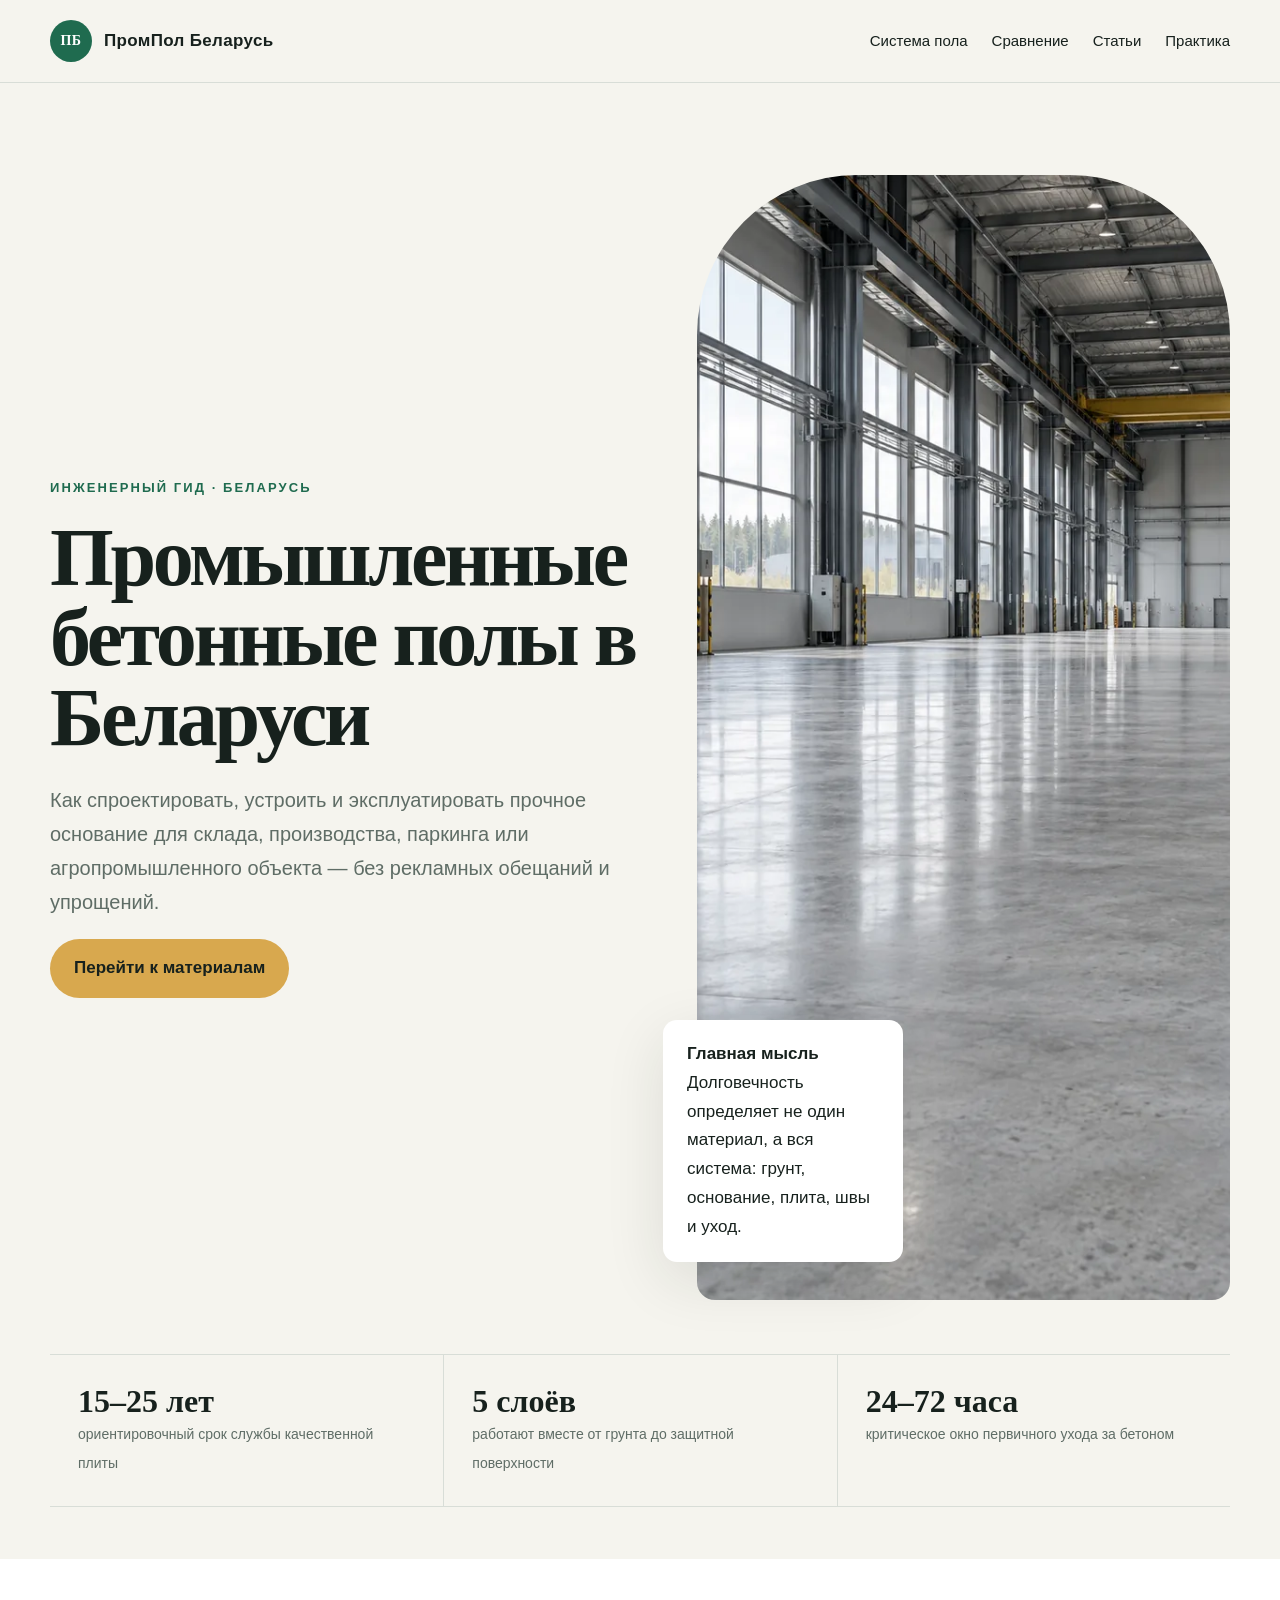
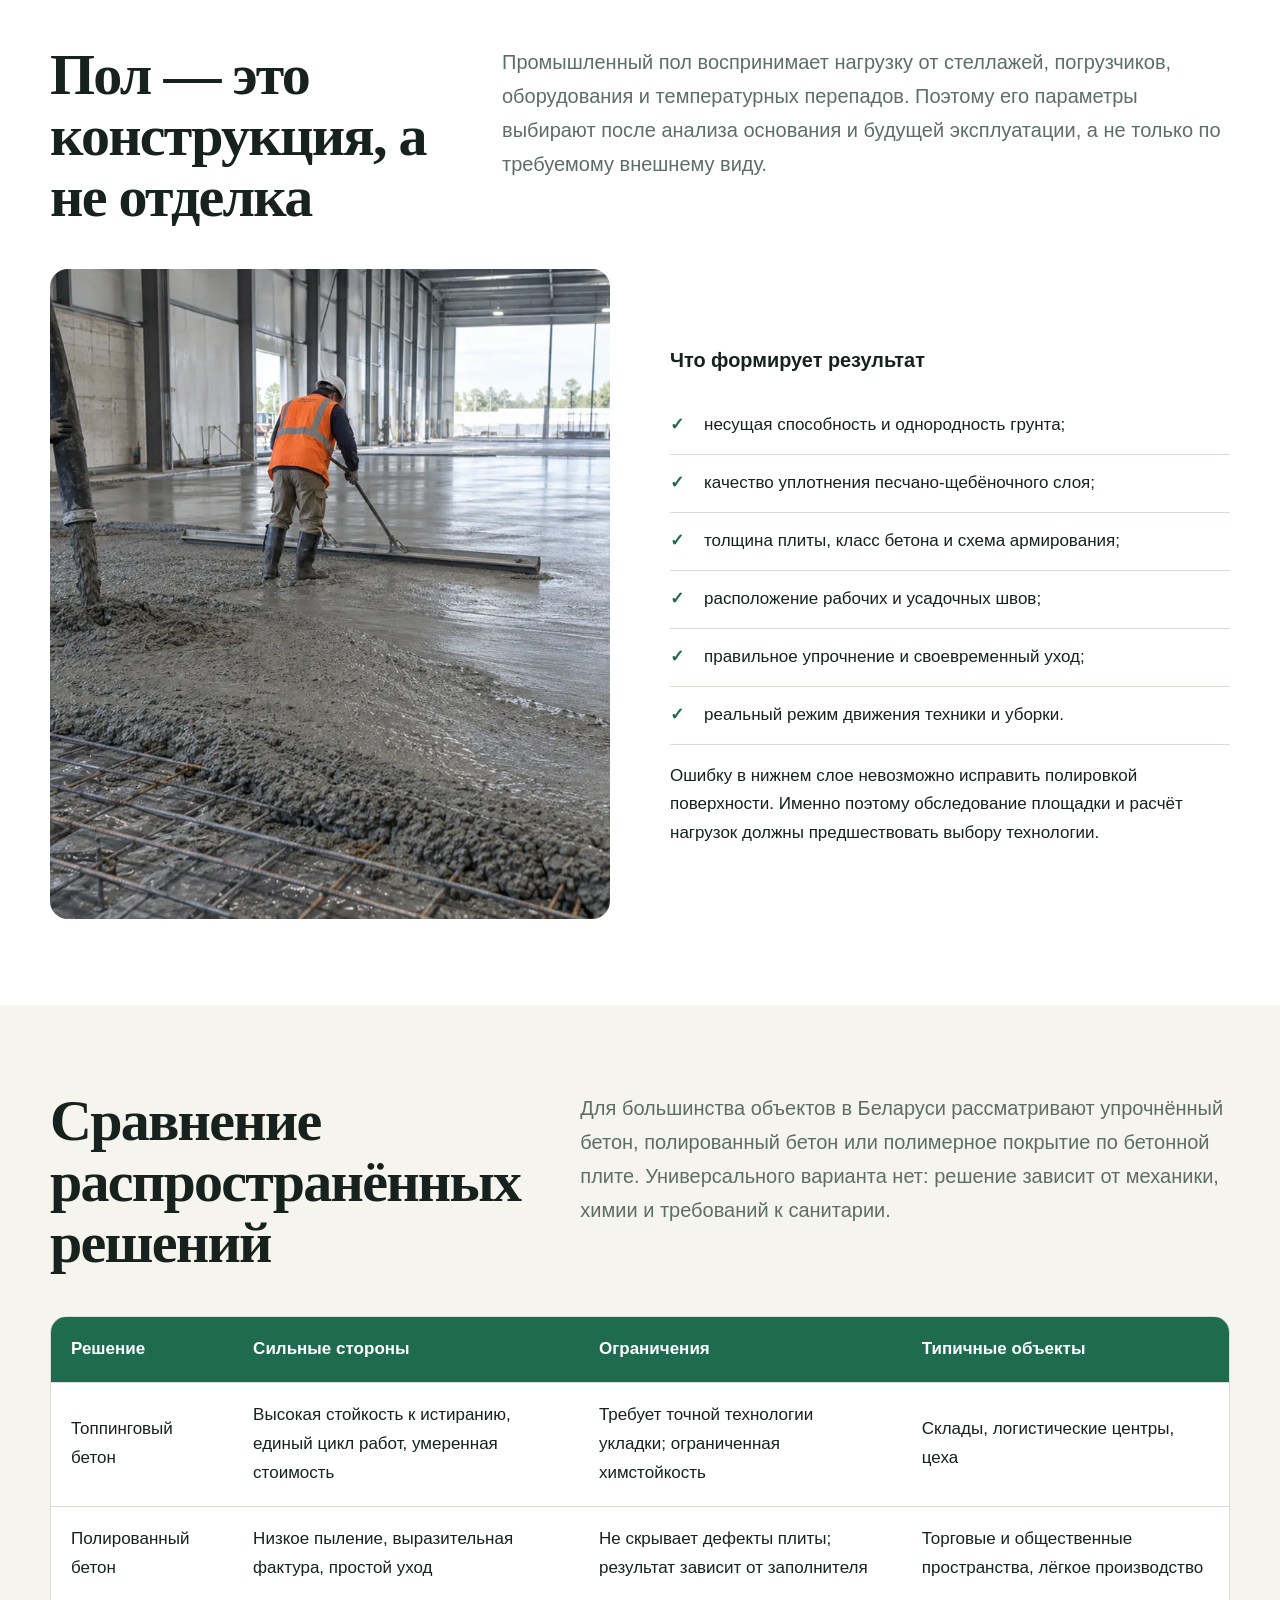
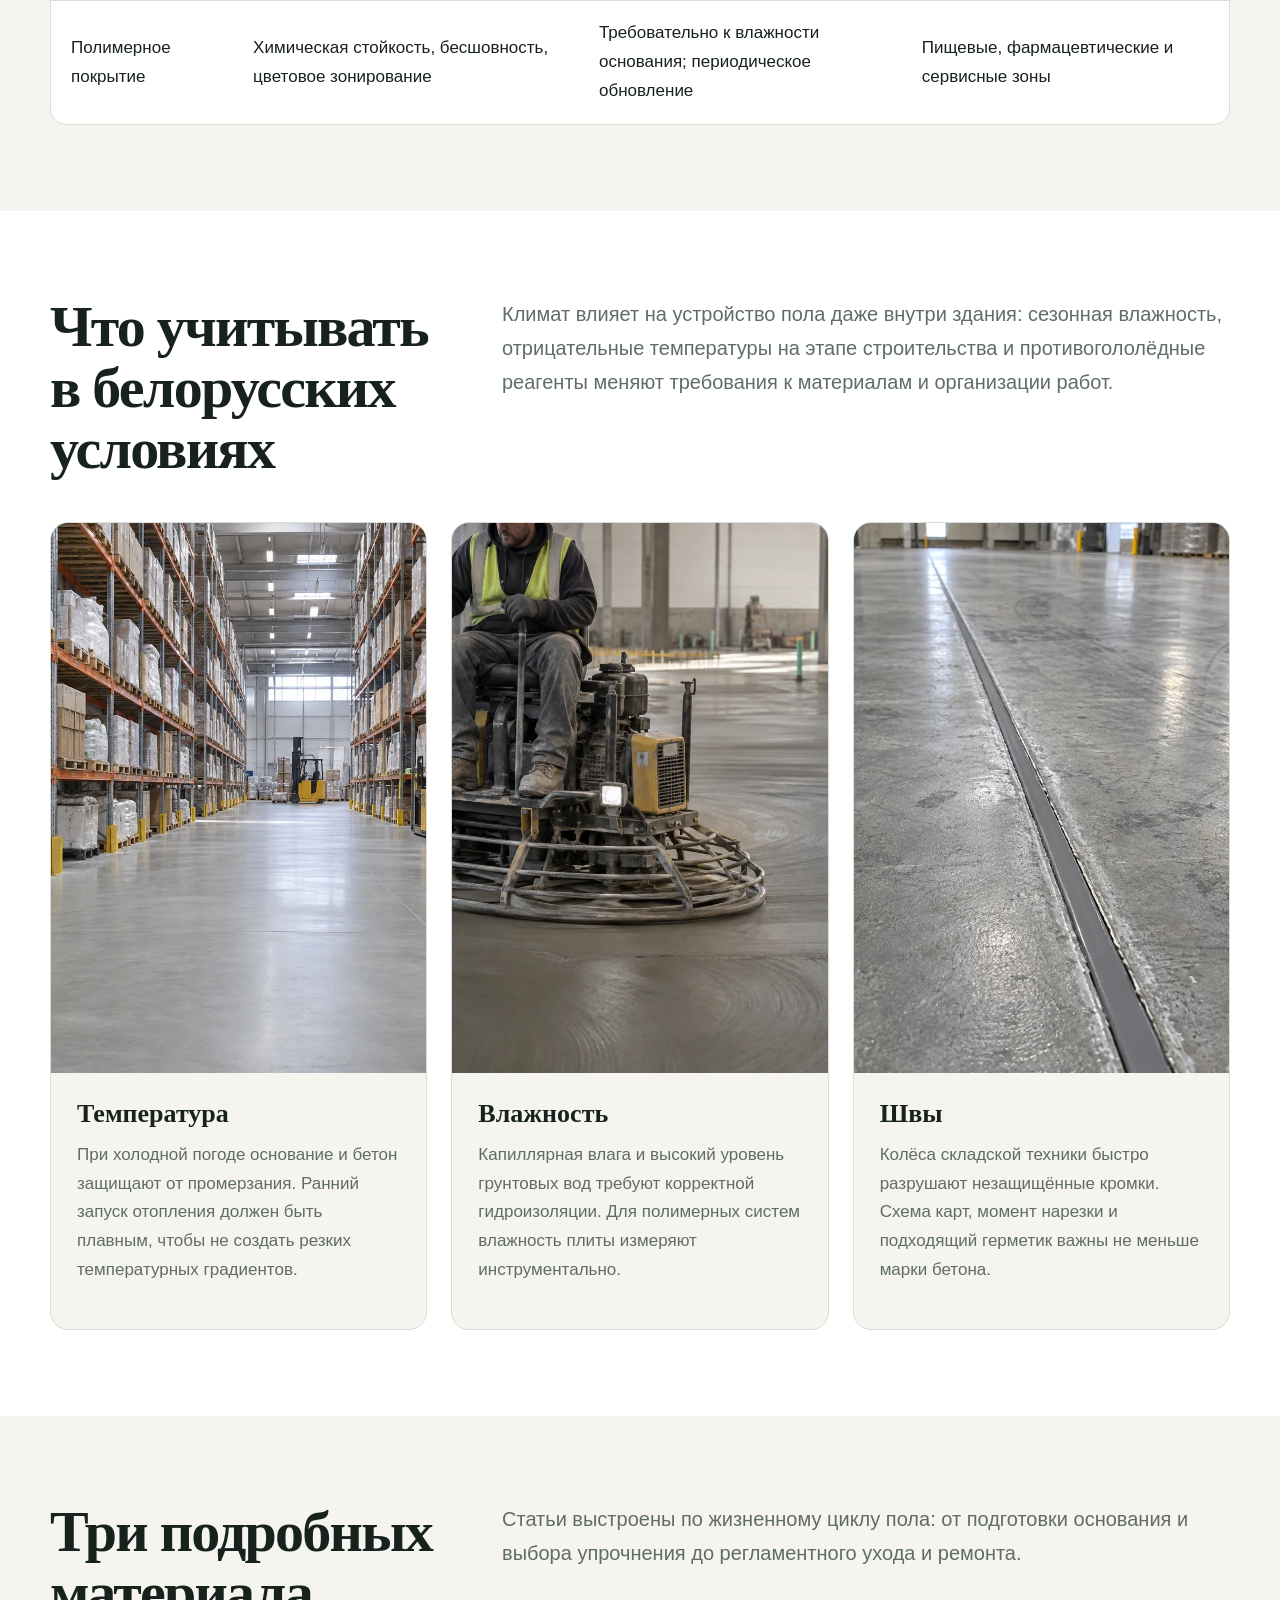
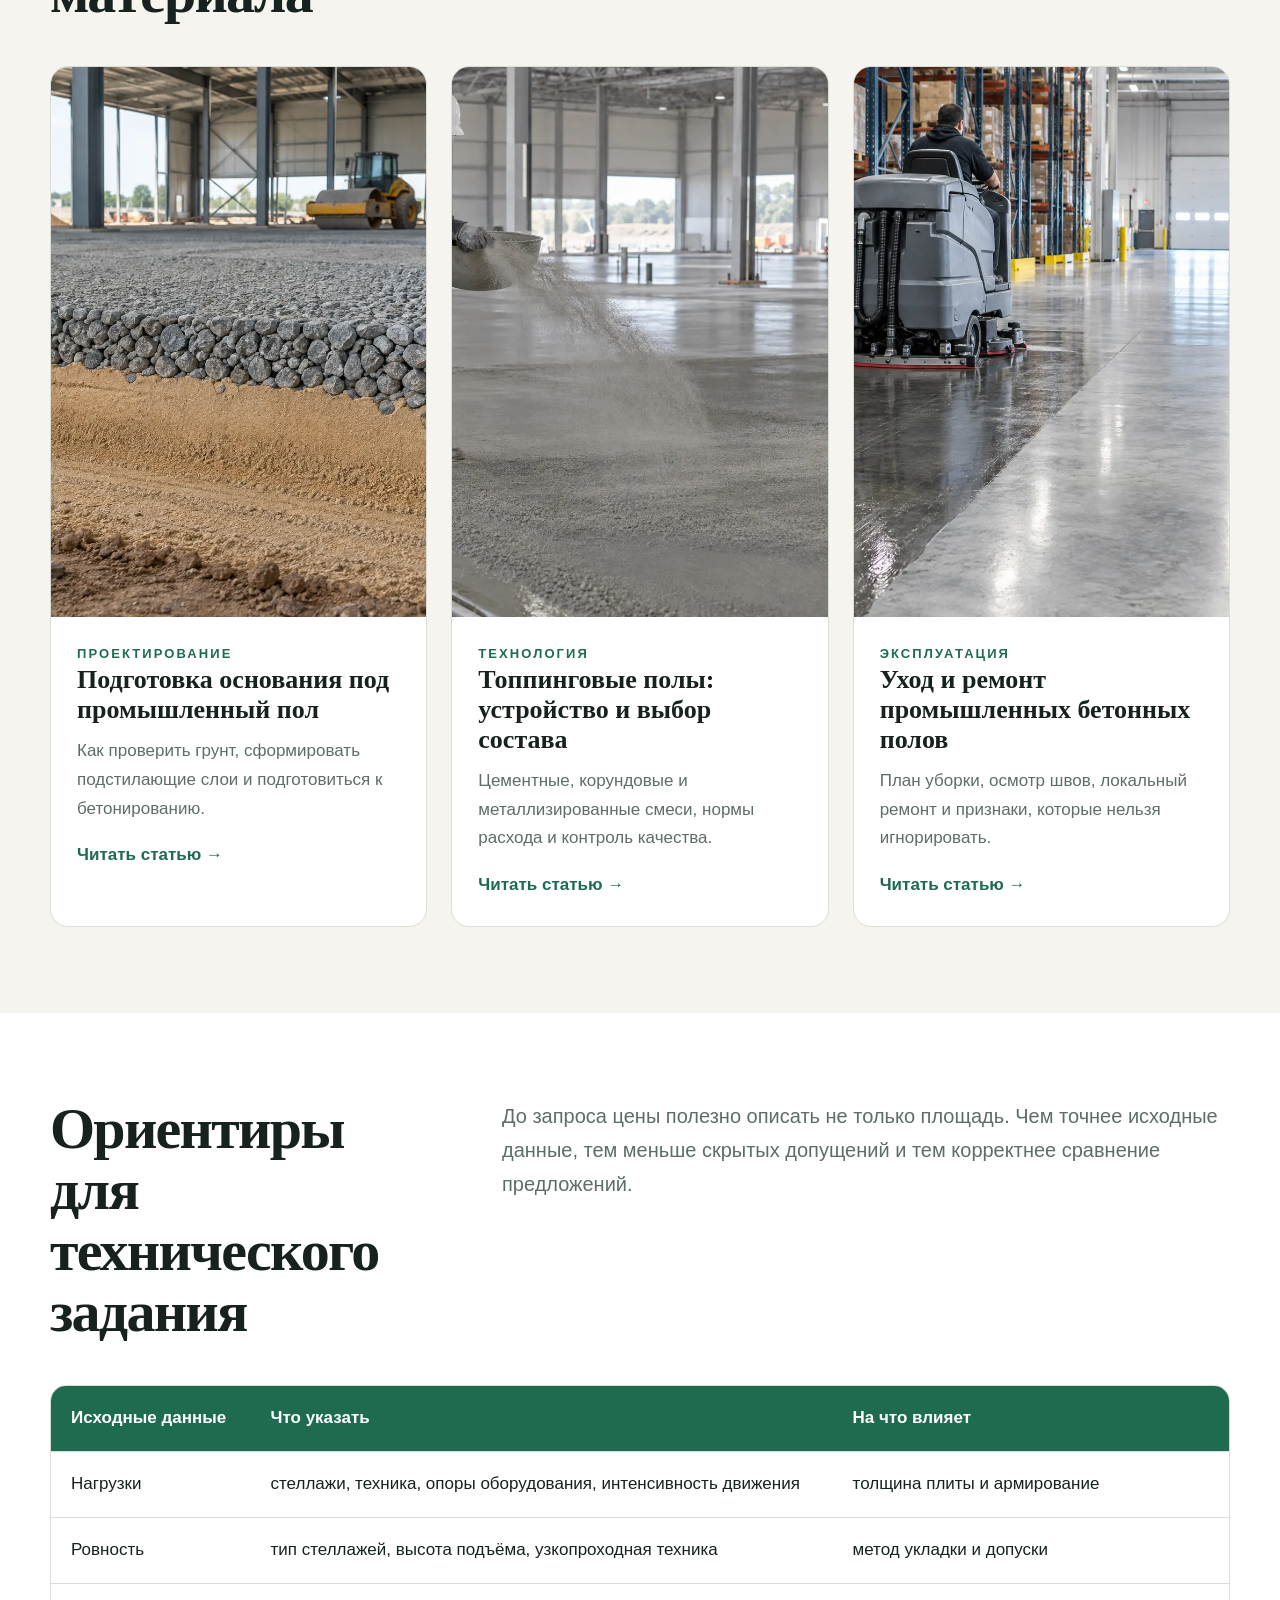
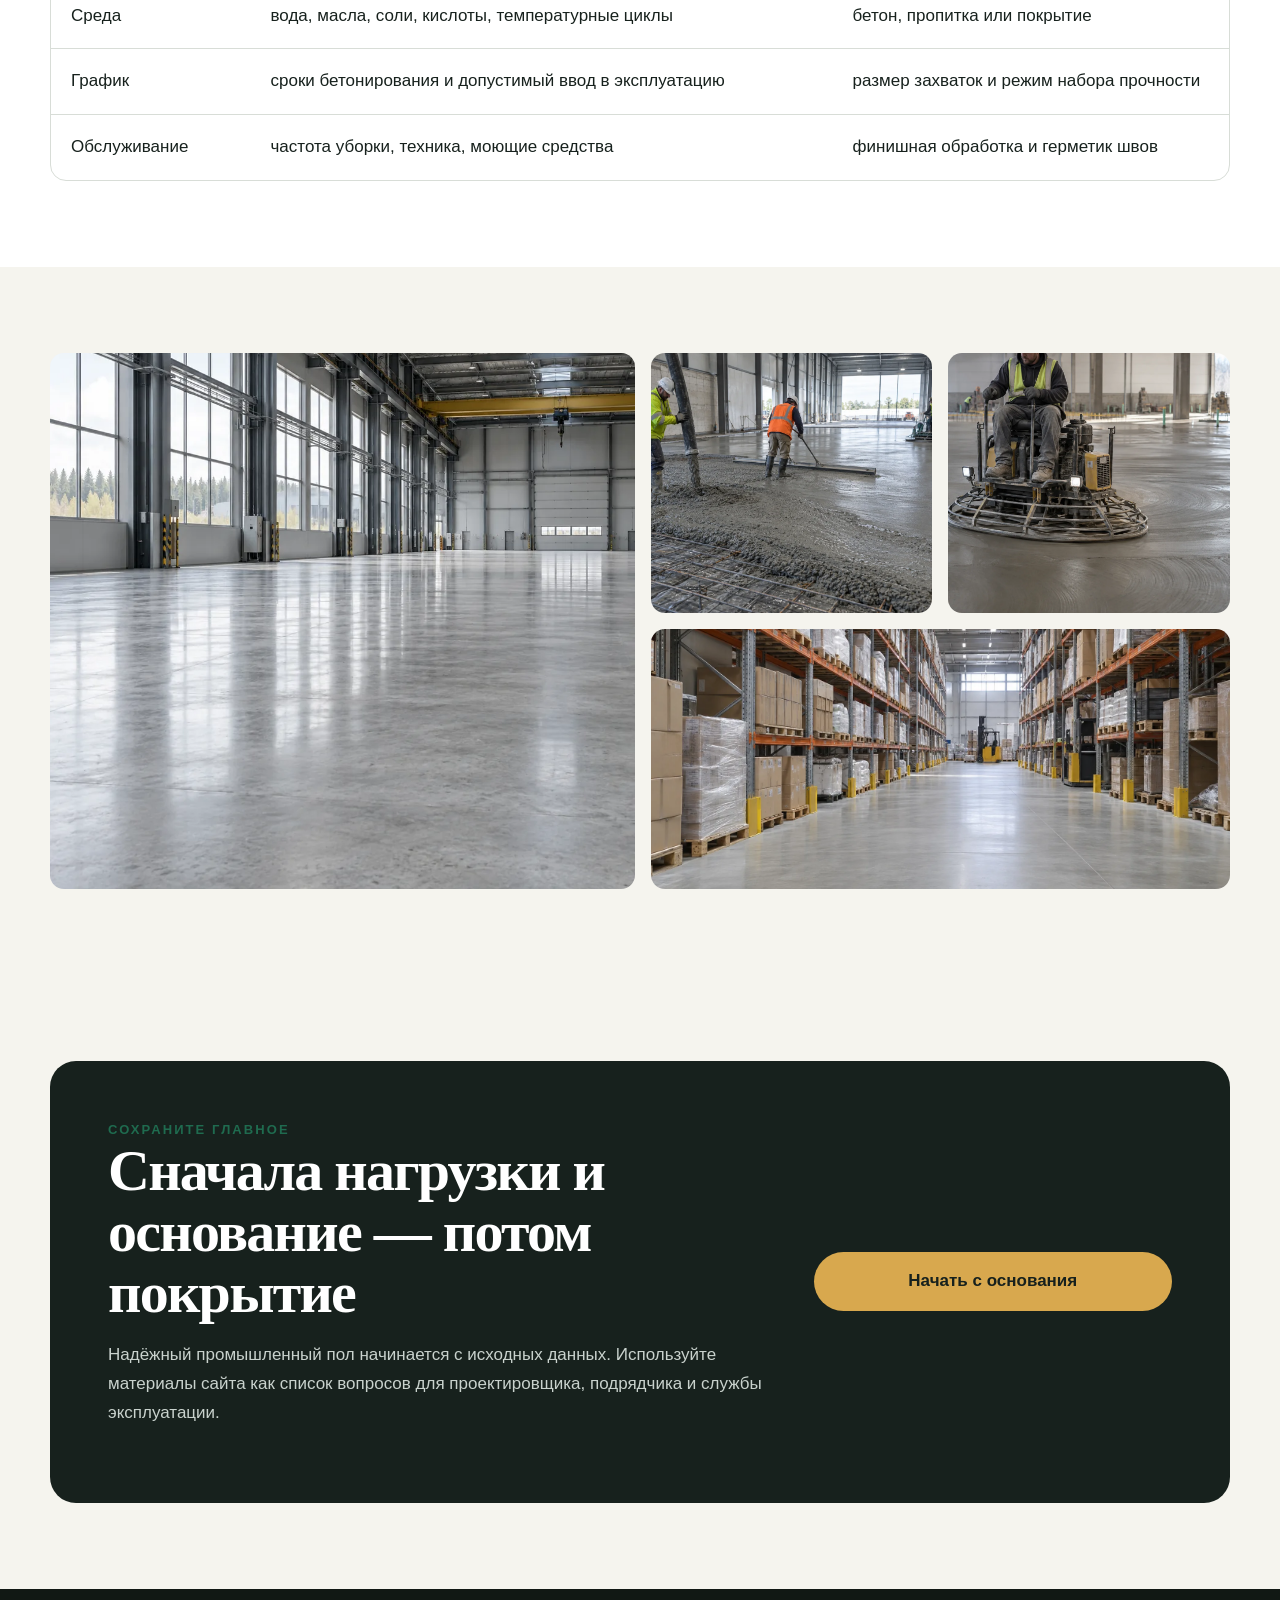
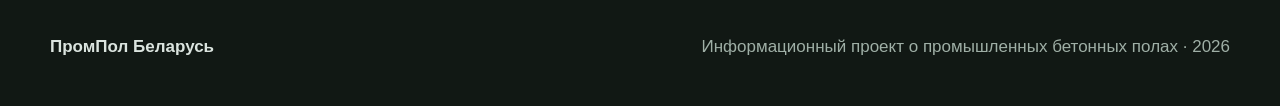
<file: index.html>
<!doctype html><html lang="ru"><head><meta charset="utf-8"><meta name="viewport" content="width=device-width,initial-scale=1"><title>Промышленные бетонные полы в Беларуси — устройство и эксплуатация</title><meta name="description" content="Практический информационный сайт о промышленных бетонных полах в Беларуси: устройство, топпинг, подготовка основания, швы, уход и ремонт."><link rel="canonical" href="https://prompolybelarus.com/"><link rel="icon" href="/assets/favicon.svg"><link rel="stylesheet" href="/assets/style.css"><link rel="stylesheet" href="/assets/mobile.css"><meta property="og:type" content="website"><meta property="og:title" content="Промышленные бетонные полы в Беларуси"><meta property="og:description" content="Разбираем устройство долговечных бетонных полов для складов, производств, паркингов и агропромышленных объектов."><meta property="og:url" content="https://prompolybelarus.com/"><meta property="og:image" content="https://prompolybelarus.com/assets/images/hero-factory.webp"><script type="application/ld+json">{"@context":"https://schema.org","@type":"WebSite","name":"ПромПол Беларусь","url":"https://prompolybelarus.com/","inLanguage":"ru-BY","description":"Информационный сайт о промышленных бетонных полах в Беларуси"}</script></head><body>
<header class="site-header"><div class="wrap header-inner"><a class="brand" href="/"><span class="brand-mark">ПБ</span><span>ПромПол Беларусь</span></a><nav class="nav" aria-label="Основная навигация"><a href="#sistema">Система пола</a><a href="#sravnenie">Сравнение</a><a href="#stati">Статьи</a><a href="#praktika">Практика</a></nav></div></header>
<main><section class="hero"><div class="wrap"><div class="hero-grid"><div><div class="eyebrow">Инженерный гид · Беларусь</div><h1>Промышленные бетонные полы в Беларуси</h1><p>Как спроектировать, устроить и эксплуатировать прочное основание для склада, производства, паркинга или агропромышленного объекта — без рекламных обещаний и упрощений.</p><a class="button" href="#stati">Перейти к материалам</a></div><div class="hero-media"><img src="/assets/images/hero-factory.webp" width="900" height="1125" alt="Готовый промышленный бетонный пол в современном производственном здании"><div class="hero-note"><strong>Главная мысль</strong><br>Долговечность определяет не один материал, а вся система: грунт, основание, плита, швы и уход.</div></div></div><div class="stats"><div class="stat"><strong>15–25 лет</strong><span>ориентировочный срок службы качественной плиты</span></div><div class="stat"><strong>5 слоёв</strong><span>работают вместе от грунта до защитной поверхности</span></div><div class="stat"><strong>24–72 часа</strong><span>критическое окно первичного ухода за бетоном</span></div></div></div></section>
<section class="section alt" id="sistema"><div class="wrap"><div class="section-head"><h2>Пол — это конструкция, а не отделка</h2><p class="lead">Промышленный пол воспринимает нагрузку от стеллажей, погрузчиков, оборудования и температурных перепадов. Поэтому его параметры выбирают после анализа основания и будущей эксплуатации, а не только по требуемому внешнему виду.</p></div><div class="split"><img src="/assets/images/pouring.webp" width="900" height="650" alt="Укладка бетонной смеси при устройстве промышленного пола" loading="lazy"><div><h3>Что формирует результат</h3><ul class="checklist"><li>несущая способность и однородность грунта;</li><li>качество уплотнения песчано-щебёночного слоя;</li><li>толщина плиты, класс бетона и схема армирования;</li><li>расположение рабочих и усадочных швов;</li><li>правильное упрочнение и своевременный уход;</li><li>реальный режим движения техники и уборки.</li></ul><p>Ошибку в нижнем слое невозможно исправить полировкой поверхности. Именно поэтому обследование площадки и расчёт нагрузок должны предшествовать выбору технологии.</p></div></div></div></section>
<section class="section" id="sravnenie"><div class="wrap"><div class="section-head"><h2>Сравнение распространённых решений</h2><p class="lead">Для большинства объектов в Беларуси рассматривают упрочнённый бетон, полированный бетон или полимерное покрытие по бетонной плите. Универсального варианта нет: решение зависит от механики, химии и требований к санитарии.</p></div><div class="table-wrap"><table><thead><tr><th>Решение</th><th>Сильные стороны</th><th>Ограничения</th><th>Типичные объекты</th></tr></thead><tbody><tr><td>Топпинговый бетон</td><td>Высокая стойкость к истиранию, единый цикл работ, умеренная стоимость</td><td>Требует точной технологии укладки; ограниченная химстойкость</td><td>Склады, логистические центры, цеха</td></tr><tr><td>Полированный бетон</td><td>Низкое пыление, выразительная фактура, простой уход</td><td>Не скрывает дефекты плиты; результат зависит от заполнителя</td><td>Торговые и общественные пространства, лёгкое производство</td></tr><tr><td>Полимерное покрытие</td><td>Химическая стойкость, бесшовность, цветовое зонирование</td><td>Требовательно к влажности основания; периодическое обновление</td><td>Пищевые, фармацевтические и сервисные зоны</td></tr></tbody></table></div></div></section>
<section class="section alt"><div class="wrap"><div class="section-head"><h2>Что учитывать в белорусских условиях</h2><p class="lead">Климат влияет на устройство пола даже внутри здания: сезонная влажность, отрицательные температуры на этапе строительства и противогололёдные реагенты меняют требования к материалам и организации работ.</p></div><div class="grid-3"><article class="card"><img src="/assets/images/warehouse.webp" width="800" height="550" alt="Ровный бетонный пол в складском комплексе" loading="lazy"><div class="card-body"><h3>Температура</h3><p>При холодной погоде основание и бетон защищают от промерзания. Ранний запуск отопления должен быть плавным, чтобы не создать резких температурных градиентов.</p></div></article><article class="card"><img src="/assets/images/polishing.webp" width="800" height="550" alt="Механическая обработка поверхности промышленного пола" loading="lazy"><div class="card-body"><h3>Влажность</h3><p>Капиллярная влага и высокий уровень грунтовых вод требуют корректной гидроизоляции. Для полимерных систем влажность плиты измеряют инструментально.</p></div></article><article class="card"><img src="/assets/images/joints.webp" width="800" height="550" alt="Аккуратно выполненный деформационный шов бетонного пола" loading="lazy"><div class="card-body"><h3>Швы</h3><p>Колёса складской техники быстро разрушают незащищённые кромки. Схема карт, момент нарезки и подходящий герметик важны не меньше марки бетона.</p></div></article></div></div></section>
<section class="section" id="stati"><div class="wrap"><div class="section-head"><h2>Три подробных материала</h2><p class="lead">Статьи выстроены по жизненному циклу пола: от подготовки основания и выбора упрочнения до регламентного ухода и ремонта.</p></div><div class="grid-3"><article class="card"><img src="/assets/images/base-layers.webp" width="800" height="550" alt="Подготовленные слои основания промышленного пола" loading="lazy"><div class="card-body"><div class="eyebrow">Проектирование</div><h3>Подготовка основания под промышленный пол</h3><p>Как проверить грунт, сформировать подстилающие слои и подготовиться к бетонированию.</p><a href="/podgotovka-osnovaniya">Читать статью →</a></div></article><article class="card"><img src="/assets/images/topping.webp" width="800" height="550" alt="Нанесение сухого упрочнителя на свежий бетон" loading="lazy"><div class="card-body"><div class="eyebrow">Технология</div><h3>Топпинговые полы: устройство и выбор состава</h3><p>Цементные, корундовые и металлизированные смеси, нормы расхода и контроль качества.</p><a href="/topingovye-poly">Читать статью →</a></div></article><article class="card"><img src="/assets/images/maintenance.webp" width="800" height="550" alt="Уборка и обслуживание промышленного бетонного пола" loading="lazy"><div class="card-body"><div class="eyebrow">Эксплуатация</div><h3>Уход и ремонт промышленных бетонных полов</h3><p>План уборки, осмотр швов, локальный ремонт и признаки, которые нельзя игнорировать.</p><a href="/ekspluatatsiya-remont">Читать статью →</a></div></article></div></div></section>
<section class="section alt" id="praktika"><div class="wrap"><div class="section-head"><h2>Ориентиры для технического задания</h2><p class="lead">До запроса цены полезно описать не только площадь. Чем точнее исходные данные, тем меньше скрытых допущений и тем корректнее сравнение предложений.</p></div><div class="table-wrap"><table><thead><tr><th>Исходные данные</th><th>Что указать</th><th>На что влияет</th></tr></thead><tbody><tr><td>Нагрузки</td><td>стеллажи, техника, опоры оборудования, интенсивность движения</td><td>толщина плиты и армирование</td></tr><tr><td>Ровность</td><td>тип стеллажей, высота подъёма, узкопроходная техника</td><td>метод укладки и допуски</td></tr><tr><td>Среда</td><td>вода, масла, соли, кислоты, температурные циклы</td><td>бетон, пропитка или покрытие</td></tr><tr><td>График</td><td>сроки бетонирования и допустимый ввод в эксплуатацию</td><td>размер захваток и режим набора прочности</td></tr><tr><td>Обслуживание</td><td>частота уборки, техника, моющие средства</td><td>финишная обработка и герметик швов</td></tr></tbody></table></div></div></section>
<section class="section"><div class="wrap"><div class="gallery"><img src="/assets/images/hero-factory.webp" alt="Промышленный бетонный пол в производственном корпусе" loading="lazy"><img src="/assets/images/pouring.webp" alt="Бетонирование плиты пола" loading="lazy"><img src="/assets/images/polishing.webp" alt="Затирка поверхности бетона" loading="lazy"><img src="/assets/images/warehouse.webp" alt="Эксплуатация пола на складе" loading="lazy"></div></div></section>
<section class="section"><div class="wrap"><div class="cta"><div><div class="eyebrow">Сохраните главное</div><h2>Сначала нагрузки и основание — потом покрытие</h2><p>Надёжный промышленный пол начинается с исходных данных. Используйте материалы сайта как список вопросов для проектировщика, подрядчика и службы эксплуатации.</p></div><a class="button" href="/podgotovka-osnovaniya">Начать с основания</a></div></div></section></main>
<footer class="site-footer"><div class="wrap footer-grid"><strong>ПромПол Беларусь</strong><p>Информационный проект о промышленных бетонных полах · 2026</p></div></footer></body></html>
</file>
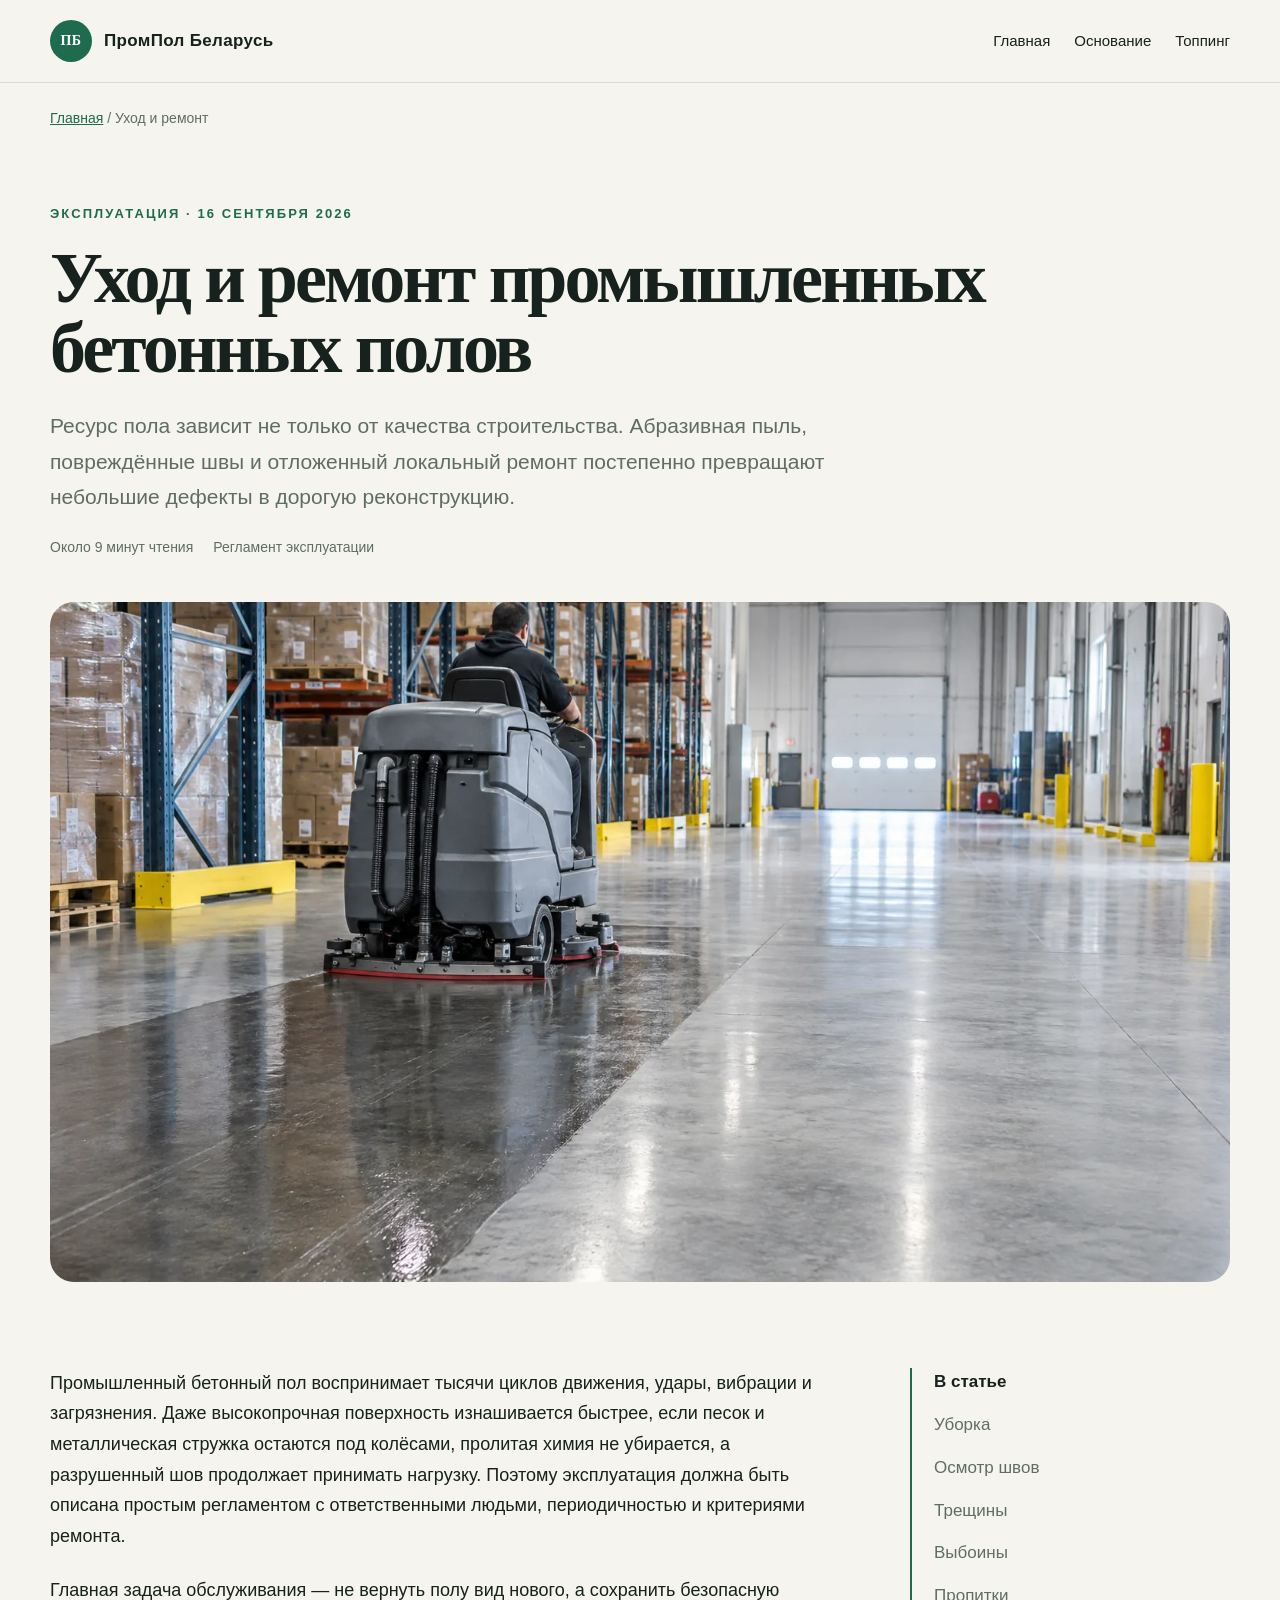
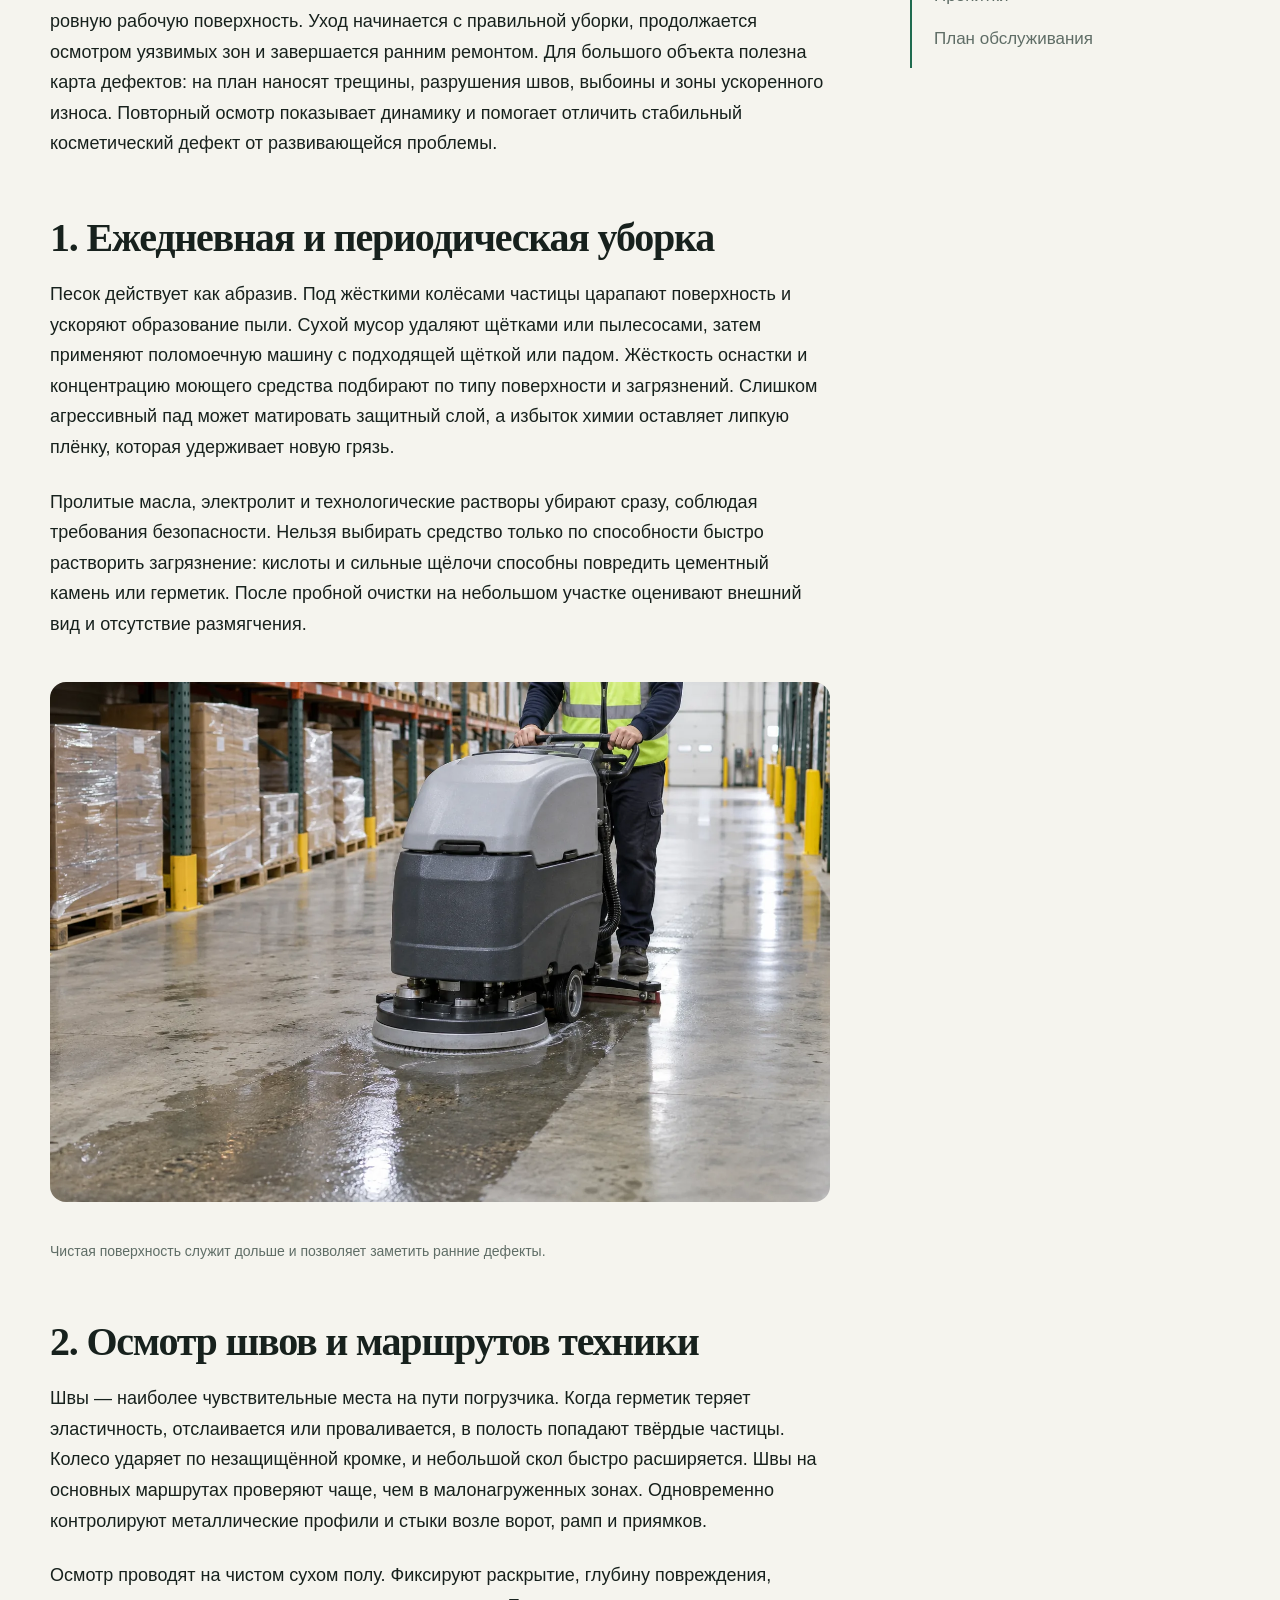
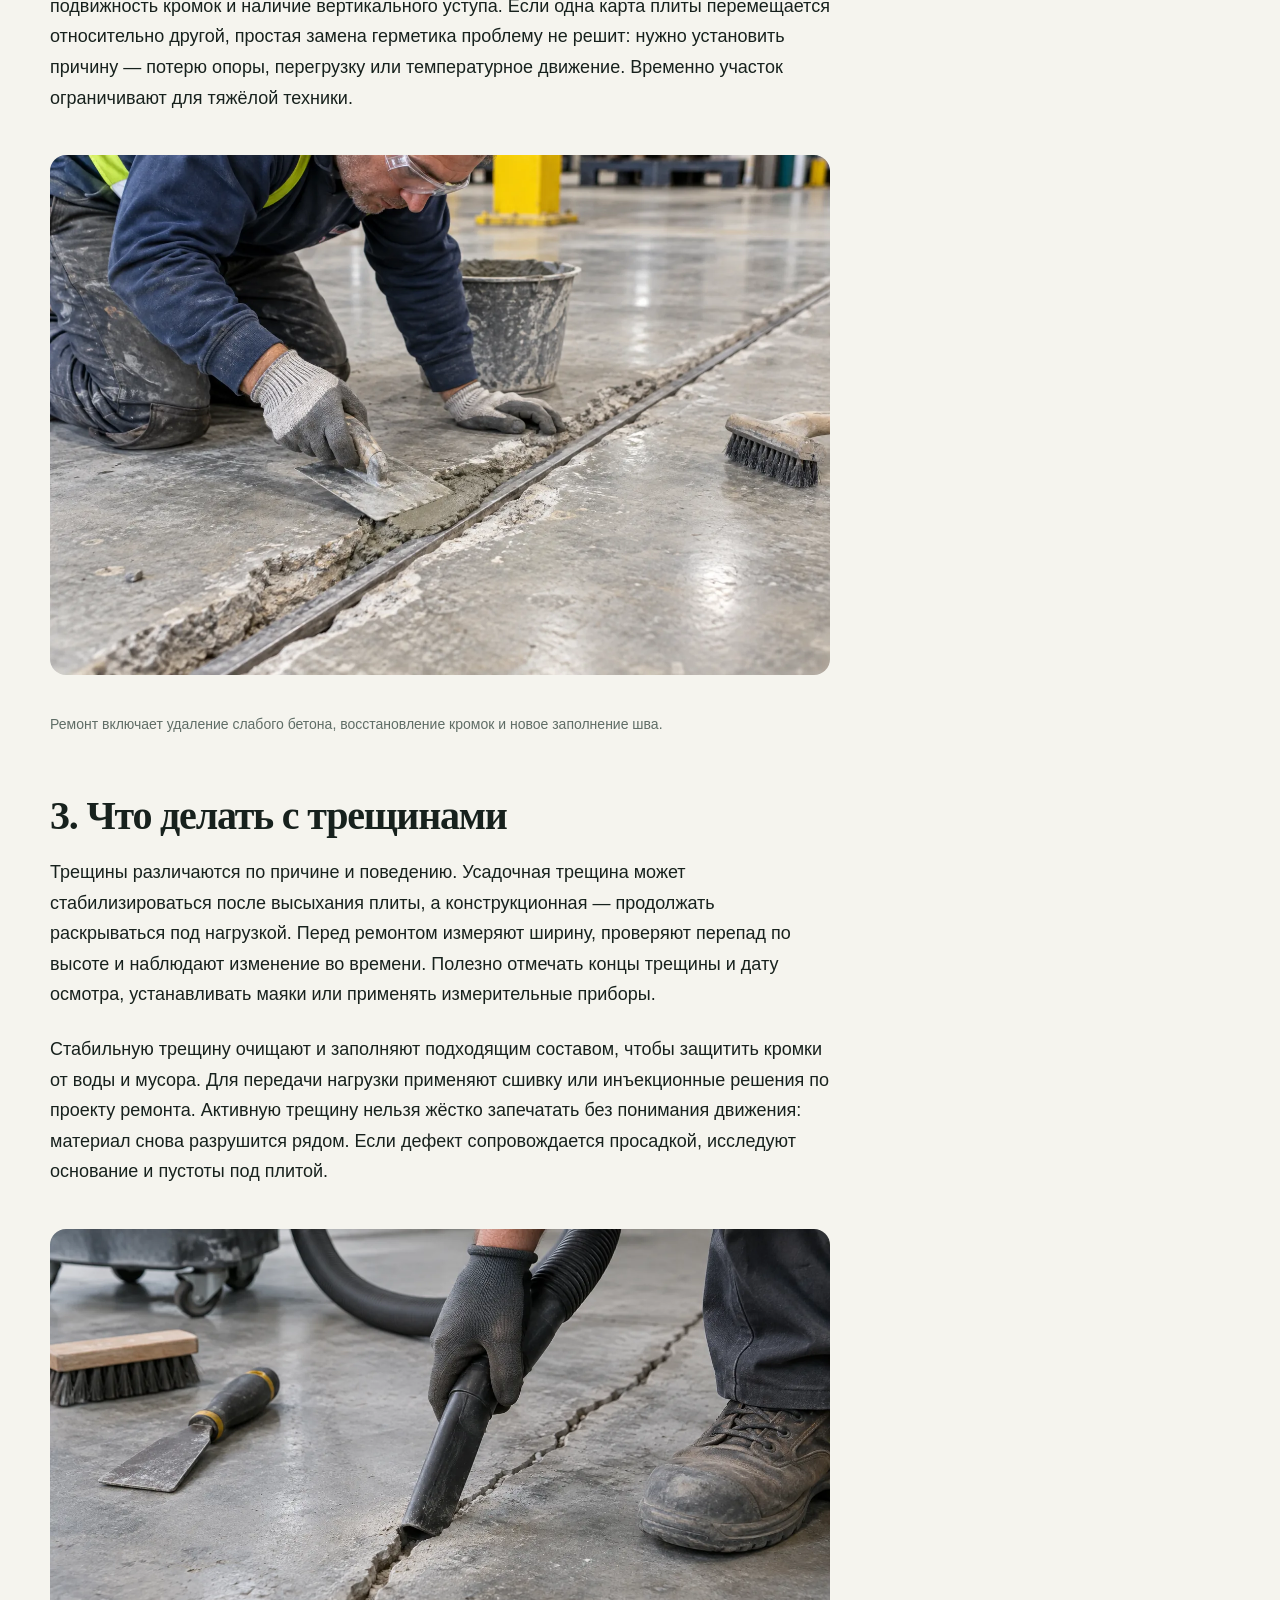
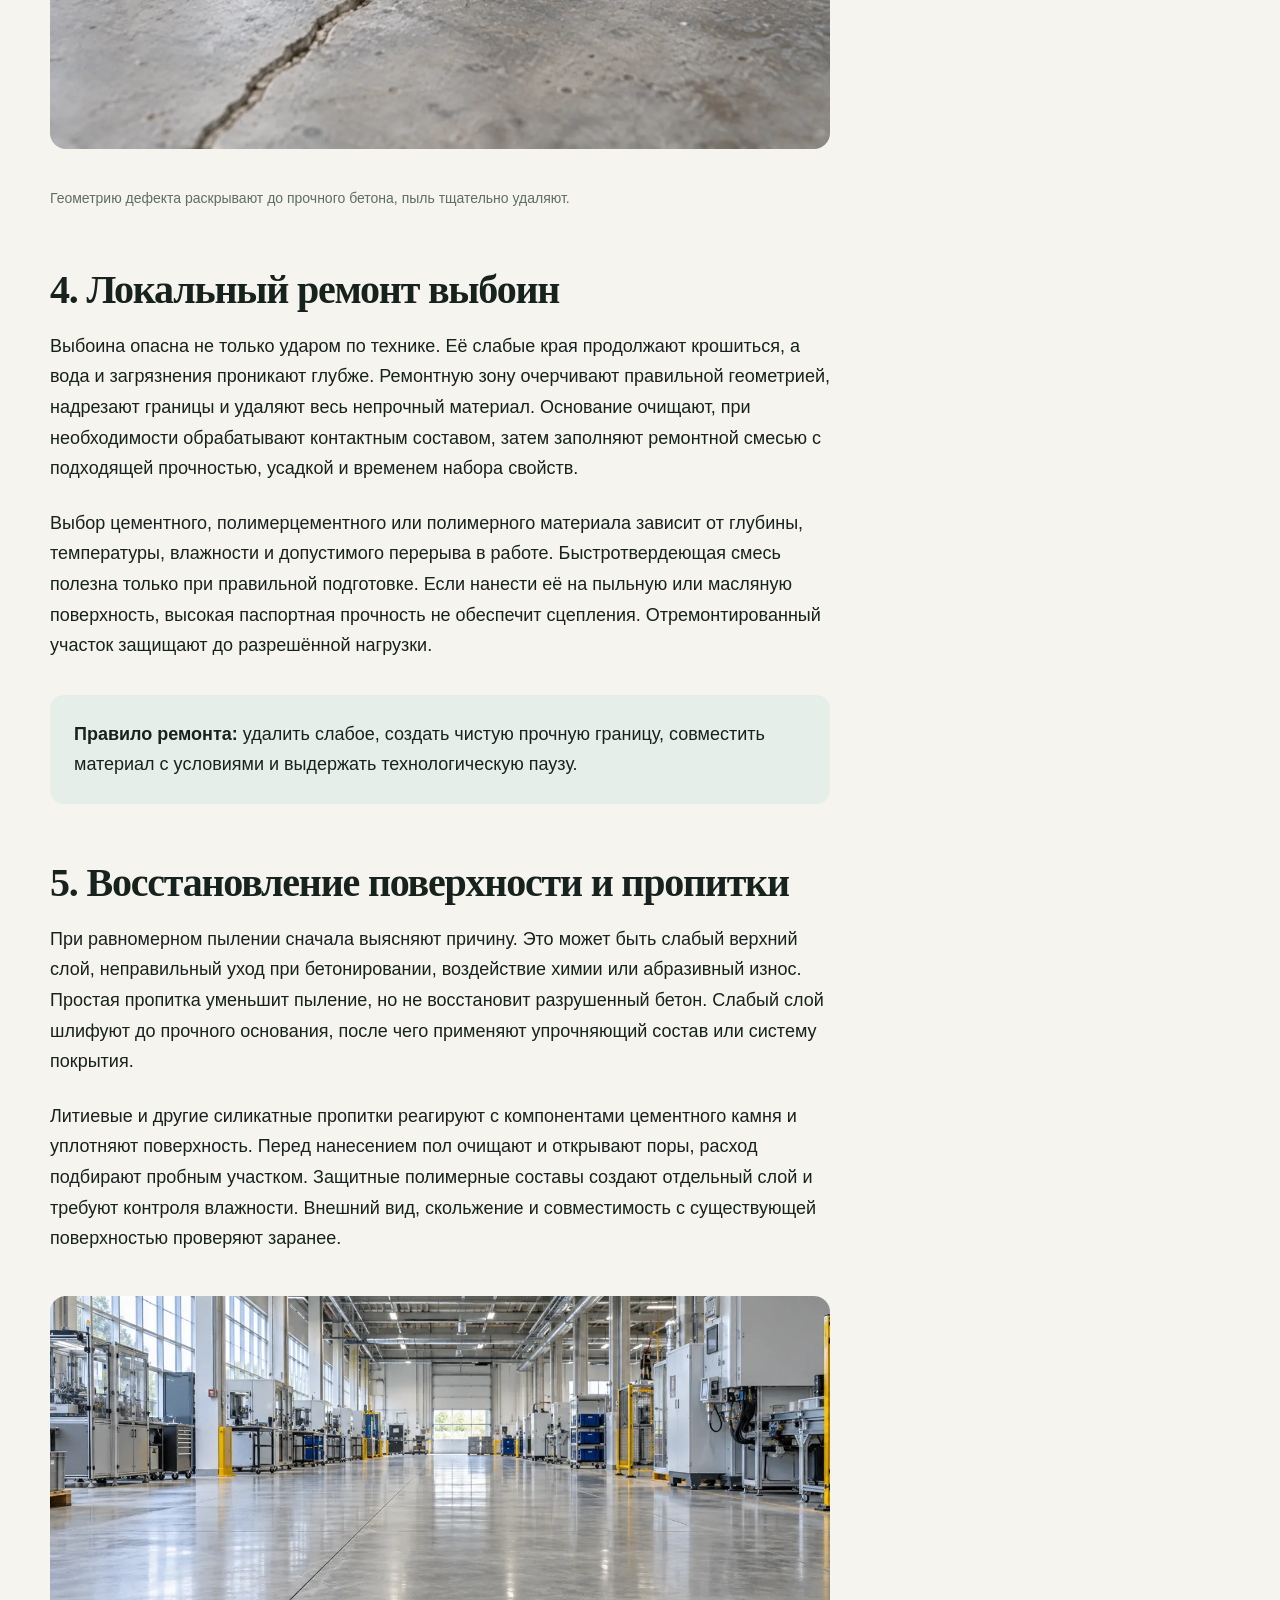
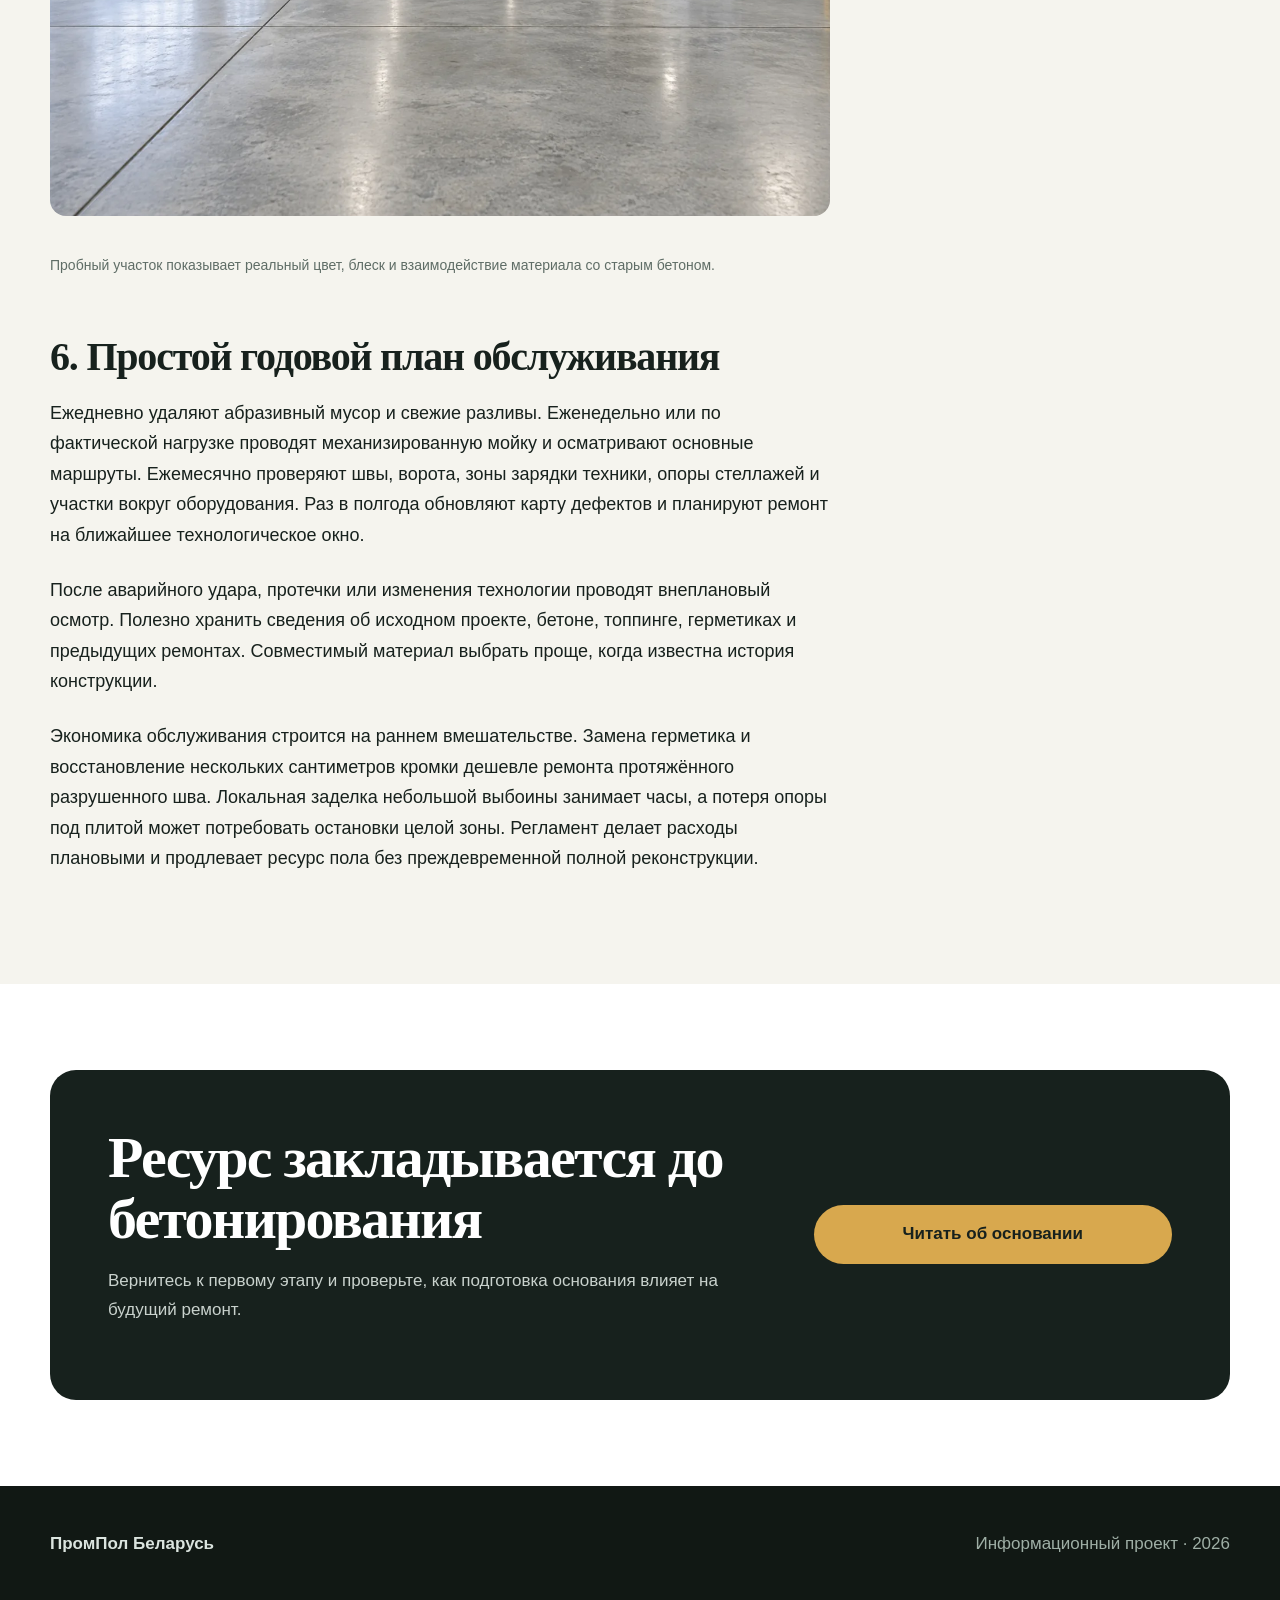
<file: ekspluatatsiya-remont.html>
<!doctype html><html lang="ru"><head><meta charset="utf-8"><meta name="viewport" content="width=device-width,initial-scale=1"><title>Уход и ремонт промышленных бетонных полов</title><meta name="description" content="Практический регламент эксплуатации промышленных бетонных полов: уборка, защита швов, диагностика трещин, локальный ремонт и профилактика износа."><link rel="canonical" href="https://prompolybelarus.com/ekspluatatsiya-remont"><link rel="icon" href="/assets/favicon.svg"><link rel="stylesheet" href="/assets/style.css"><link rel="stylesheet" href="/assets/mobile.css"><meta property="og:type" content="article"><meta property="og:title" content="Уход и ремонт промышленных бетонных полов"><meta property="og:image" content="https://prompolybelarus.com/assets/images/maintenance.webp"><script type="application/ld+json">{"@context":"https://schema.org","@type":"Article","headline":"Уход и ремонт промышленных бетонных полов","datePublished":"2026-09-16","dateModified":"2026-09-16","inLanguage":"ru-BY","author":{"@type":"Organization","name":"ПромПол Беларусь"},"mainEntityOfPage":"https://prompolybelarus.com/ekspluatatsiya-remont","image":"https://prompolybelarus.com/assets/images/maintenance.webp"}</script></head><body><header class="site-header"><div class="wrap header-inner"><a class="brand" href="/"><span class="brand-mark">ПБ</span><span>ПромПол Беларусь</span></a><nav class="nav"><a href="/">Главная</a><a href="/podgotovka-osnovaniya">Основание</a><a href="/topingovye-poly">Топпинг</a></nav></div></header><main><div class="wrap"><div class="breadcrumbs"><a href="/">Главная</a> / Уход и ремонт</div><section class="article-hero"><div class="eyebrow">Эксплуатация · 16 сентября 2026</div><h1>Уход и ремонт промышленных бетонных полов</h1><p class="article-deck">Ресурс пола зависит не только от качества строительства. Абразивная пыль, повреждённые швы и отложенный локальный ремонт постепенно превращают небольшие дефекты в дорогую реконструкцию.</p><div class="article-meta"><span>Около 9 минут чтения</span><span>Регламент эксплуатации</span></div></section><img class="cover" src="/assets/images/maintenance.webp" width="1400" height="900" alt="Механизированная уборка промышленного бетонного пола"></div><section class="section"><div class="wrap article-layout"><article class="article-body"><p>Промышленный бетонный пол воспринимает тысячи циклов движения, удары, вибрации и загрязнения. Даже высокопрочная поверхность изнашивается быстрее, если песок и металлическая стружка остаются под колёсами, пролитая химия не убирается, а разрушенный шов продолжает принимать нагрузку. Поэтому эксплуатация должна быть описана простым регламентом с ответственными людьми, периодичностью и критериями ремонта.</p><p>Главная задача обслуживания — не вернуть полу вид нового, а сохранить безопасную ровную рабочую поверхность. Уход начинается с правильной уборки, продолжается осмотром уязвимых зон и завершается ранним ремонтом. Для большого объекта полезна карта дефектов: на план наносят трещины, разрушения швов, выбоины и зоны ускоренного износа. Повторный осмотр показывает динамику и помогает отличить стабильный косметический дефект от развивающейся проблемы.</p><h2 id="uborka">1. Ежедневная и периодическая уборка</h2><p>Песок действует как абразив. Под жёсткими колёсами частицы царапают поверхность и ускоряют образование пыли. Сухой мусор удаляют щётками или пылесосами, затем применяют поломоечную машину с подходящей щёткой или падом. Жёсткость оснастки и концентрацию моющего средства подбирают по типу поверхности и загрязнений. Слишком агрессивный пад может матировать защитный слой, а избыток химии оставляет липкую плёнку, которая удерживает новую грязь.</p><p>Пролитые масла, электролит и технологические растворы убирают сразу, соблюдая требования безопасности. Нельзя выбирать средство только по способности быстро растворить загрязнение: кислоты и сильные щёлочи способны повредить цементный камень или герметик. После пробной очистки на небольшом участке оценивают внешний вид и отсутствие размягчения.</p><figure><img src="/assets/images/cleaning.webp" width="1200" height="760" alt="Поломоечная машина очищает бетонный пол склада" loading="lazy"><figcaption>Чистая поверхность служит дольше и позволяет заметить ранние дефекты.</figcaption></figure><h2 id="osmotr">2. Осмотр швов и маршрутов техники</h2><p>Швы — наиболее чувствительные места на пути погрузчика. Когда герметик теряет эластичность, отслаивается или проваливается, в полость попадают твёрдые частицы. Колесо ударяет по незащищённой кромке, и небольшой скол быстро расширяется. Швы на основных маршрутах проверяют чаще, чем в малонагруженных зонах. Одновременно контролируют металлические профили и стыки возле ворот, рамп и приямков.</p><p>Осмотр проводят на чистом сухом полу. Фиксируют раскрытие, глубину повреждения, подвижность кромок и наличие вертикального уступа. Если одна карта плиты перемещается относительно другой, простая замена герметика проблему не решит: нужно установить причину — потерю опоры, перегрузку или температурное движение. Временно участок ограничивают для тяжёлой техники.</p><figure><img src="/assets/images/joint-repair.webp" width="1200" height="760" alt="Ремонт разрушенных кромок шва промышленного пола" loading="lazy"><figcaption>Ремонт включает удаление слабого бетона, восстановление кромок и новое заполнение шва.</figcaption></figure><h2 id="treshiny">3. Что делать с трещинами</h2><p>Трещины различаются по причине и поведению. Усадочная трещина может стабилизироваться после высыхания плиты, а конструкционная — продолжать раскрываться под нагрузкой. Перед ремонтом измеряют ширину, проверяют перепад по высоте и наблюдают изменение во времени. Полезно отмечать концы трещины и дату осмотра, устанавливать маяки или применять измерительные приборы.</p><p>Стабильную трещину очищают и заполняют подходящим составом, чтобы защитить кромки от воды и мусора. Для передачи нагрузки применяют сшивку или инъекционные решения по проекту ремонта. Активную трещину нельзя жёстко запечатать без понимания движения: материал снова разрушится рядом. Если дефект сопровождается просадкой, исследуют основание и пустоты под плитой.</p><figure><img src="/assets/images/crack-repair.webp" width="1200" height="760" alt="Локальная подготовка трещины в бетонном полу к ремонту" loading="lazy"><figcaption>Геометрию дефекта раскрывают до прочного бетона, пыль тщательно удаляют.</figcaption></figure><h2 id="vyboiny">4. Локальный ремонт выбоин</h2><p>Выбоина опасна не только ударом по технике. Её слабые края продолжают крошиться, а вода и загрязнения проникают глубже. Ремонтную зону очерчивают правильной геометрией, надрезают границы и удаляют весь непрочный материал. Основание очищают, при необходимости обрабатывают контактным составом, затем заполняют ремонтной смесью с подходящей прочностью, усадкой и временем набора свойств.</p><p>Выбор цементного, полимерцементного или полимерного материала зависит от глубины, температуры, влажности и допустимого перерыва в работе. Быстротвердеющая смесь полезна только при правильной подготовке. Если нанести её на пыльную или масляную поверхность, высокая паспортная прочность не обеспечит сцепления. Отремонтированный участок защищают до разрешённой нагрузки.</p><div class="note"><strong>Правило ремонта:</strong> удалить слабое, создать чистую прочную границу, совместить материал с условиями и выдержать технологическую паузу.</div><h2 id="propitka">5. Восстановление поверхности и пропитки</h2><p>При равномерном пылении сначала выясняют причину. Это может быть слабый верхний слой, неправильный уход при бетонировании, воздействие химии или абразивный износ. Простая пропитка уменьшит пыление, но не восстановит разрушенный бетон. Слабый слой шлифуют до прочного основания, после чего применяют упрочняющий состав или систему покрытия.</p><p>Литиевые и другие силикатные пропитки реагируют с компонентами цементного камня и уплотняют поверхность. Перед нанесением пол очищают и открывают поры, расход подбирают пробным участком. Защитные полимерные составы создают отдельный слой и требуют контроля влажности. Внешний вид, скольжение и совместимость с существующей поверхностью проверяют заранее.</p><figure><img src="/assets/images/restored-floor.webp" width="1200" height="760" alt="Восстановленный и отполированный бетонный пол производственного помещения" loading="lazy"><figcaption>Пробный участок показывает реальный цвет, блеск и взаимодействие материала со старым бетоном.</figcaption></figure><h2 id="plan">6. Простой годовой план обслуживания</h2><p>Ежедневно удаляют абразивный мусор и свежие разливы. Еженедельно или по фактической нагрузке проводят механизированную мойку и осматривают основные маршруты. Ежемесячно проверяют швы, ворота, зоны зарядки техники, опоры стеллажей и участки вокруг оборудования. Раз в полгода обновляют карту дефектов и планируют ремонт на ближайшее технологическое окно.</p><p>После аварийного удара, протечки или изменения технологии проводят внеплановый осмотр. Полезно хранить сведения об исходном проекте, бетоне, топпинге, герметиках и предыдущих ремонтах. Совместимый материал выбрать проще, когда известна история конструкции.</p><p>Экономика обслуживания строится на раннем вмешательстве. Замена герметика и восстановление нескольких сантиметров кромки дешевле ремонта протяжённого разрушенного шва. Локальная заделка небольшой выбоины занимает часы, а потеря опоры под плитой может потребовать остановки целой зоны. Регламент делает расходы плановыми и продлевает ресурс пола без преждевременной полной реконструкции.</p></article><aside class="article-aside"><strong>В статье</strong><a href="#uborka">Уборка</a><a href="#osmotr">Осмотр швов</a><a href="#treshiny">Трещины</a><a href="#vyboiny">Выбоины</a><a href="#propitka">Пропитки</a><a href="#plan">План обслуживания</a></aside></div></section><section class="section alt"><div class="wrap cta"><div><h2>Ресурс закладывается до бетонирования</h2><p>Вернитесь к первому этапу и проверьте, как подготовка основания влияет на будущий ремонт.</p></div><a class="button" href="/podgotovka-osnovaniya">Читать об основании</a></div></section></main><footer class="site-footer"><div class="wrap footer-grid"><strong>ПромПол Беларусь</strong><p>Информационный проект · 2026</p></div></footer></body></html>
</file>
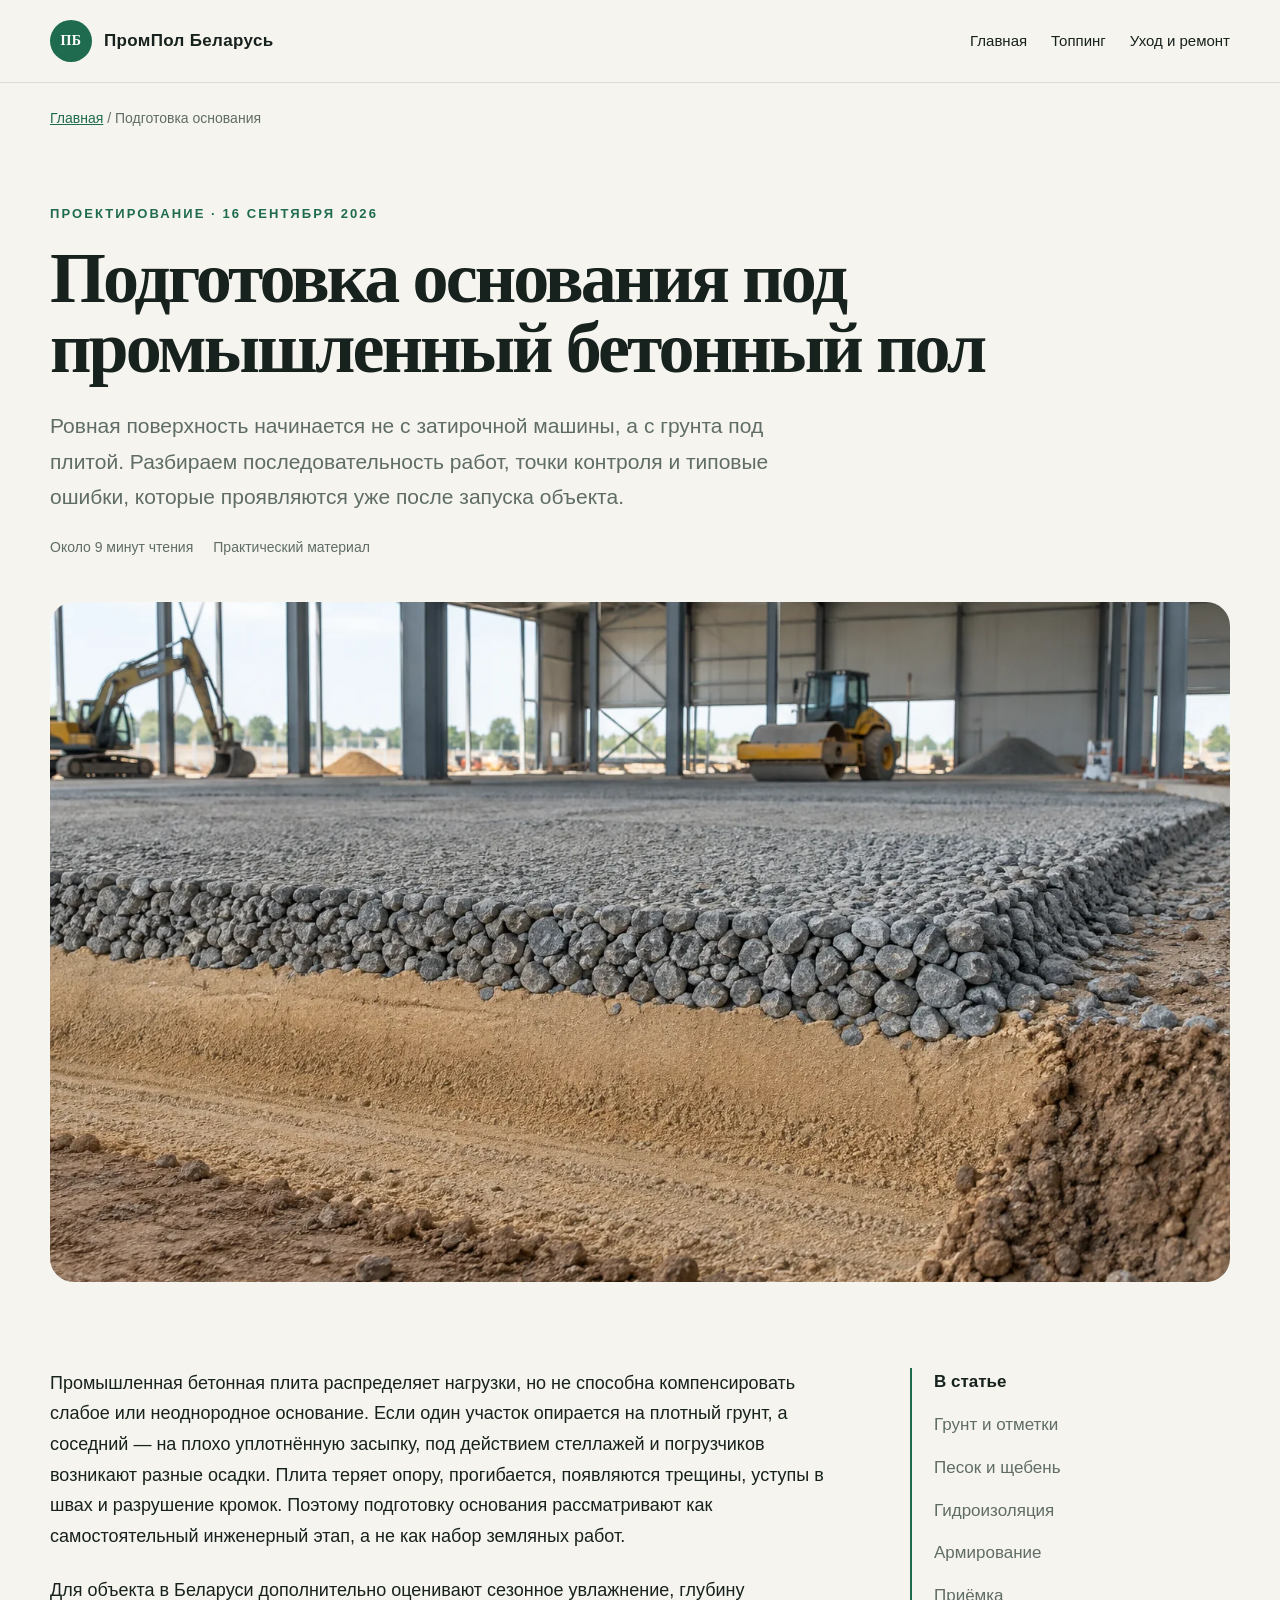
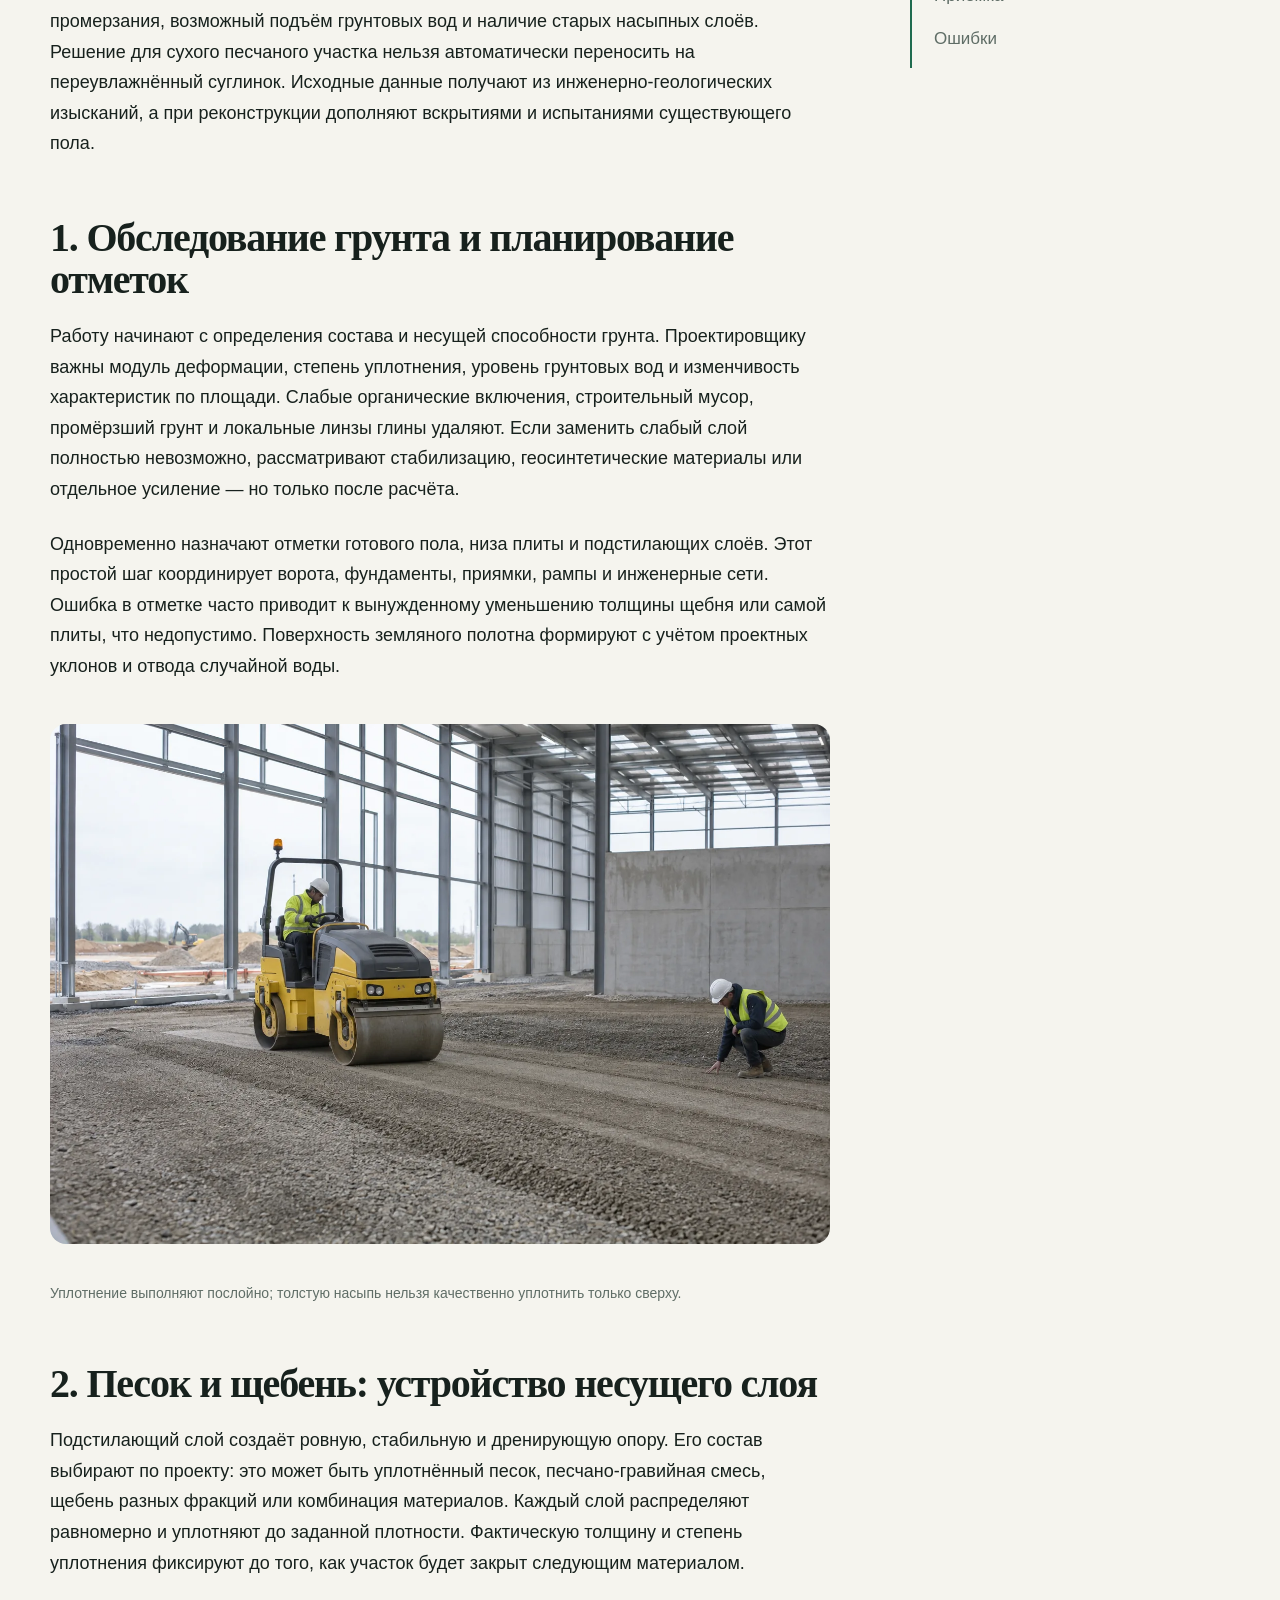
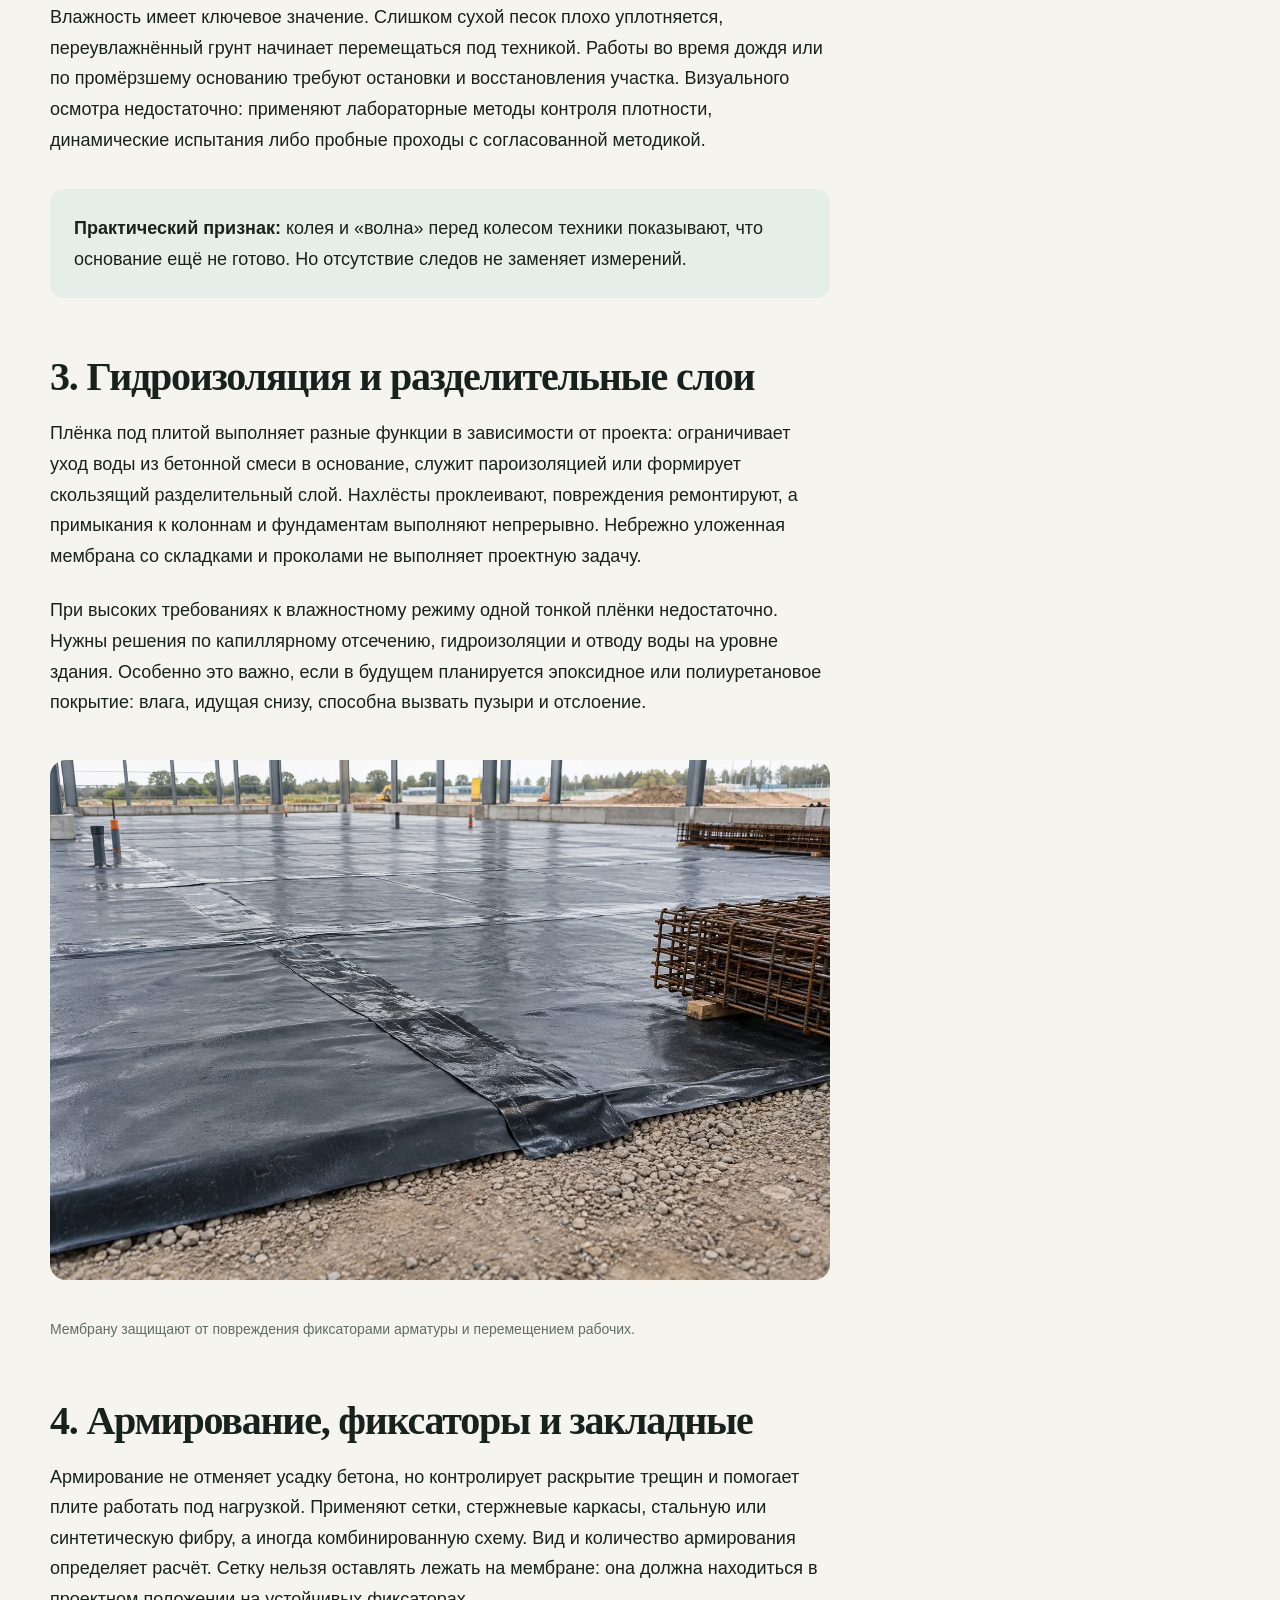
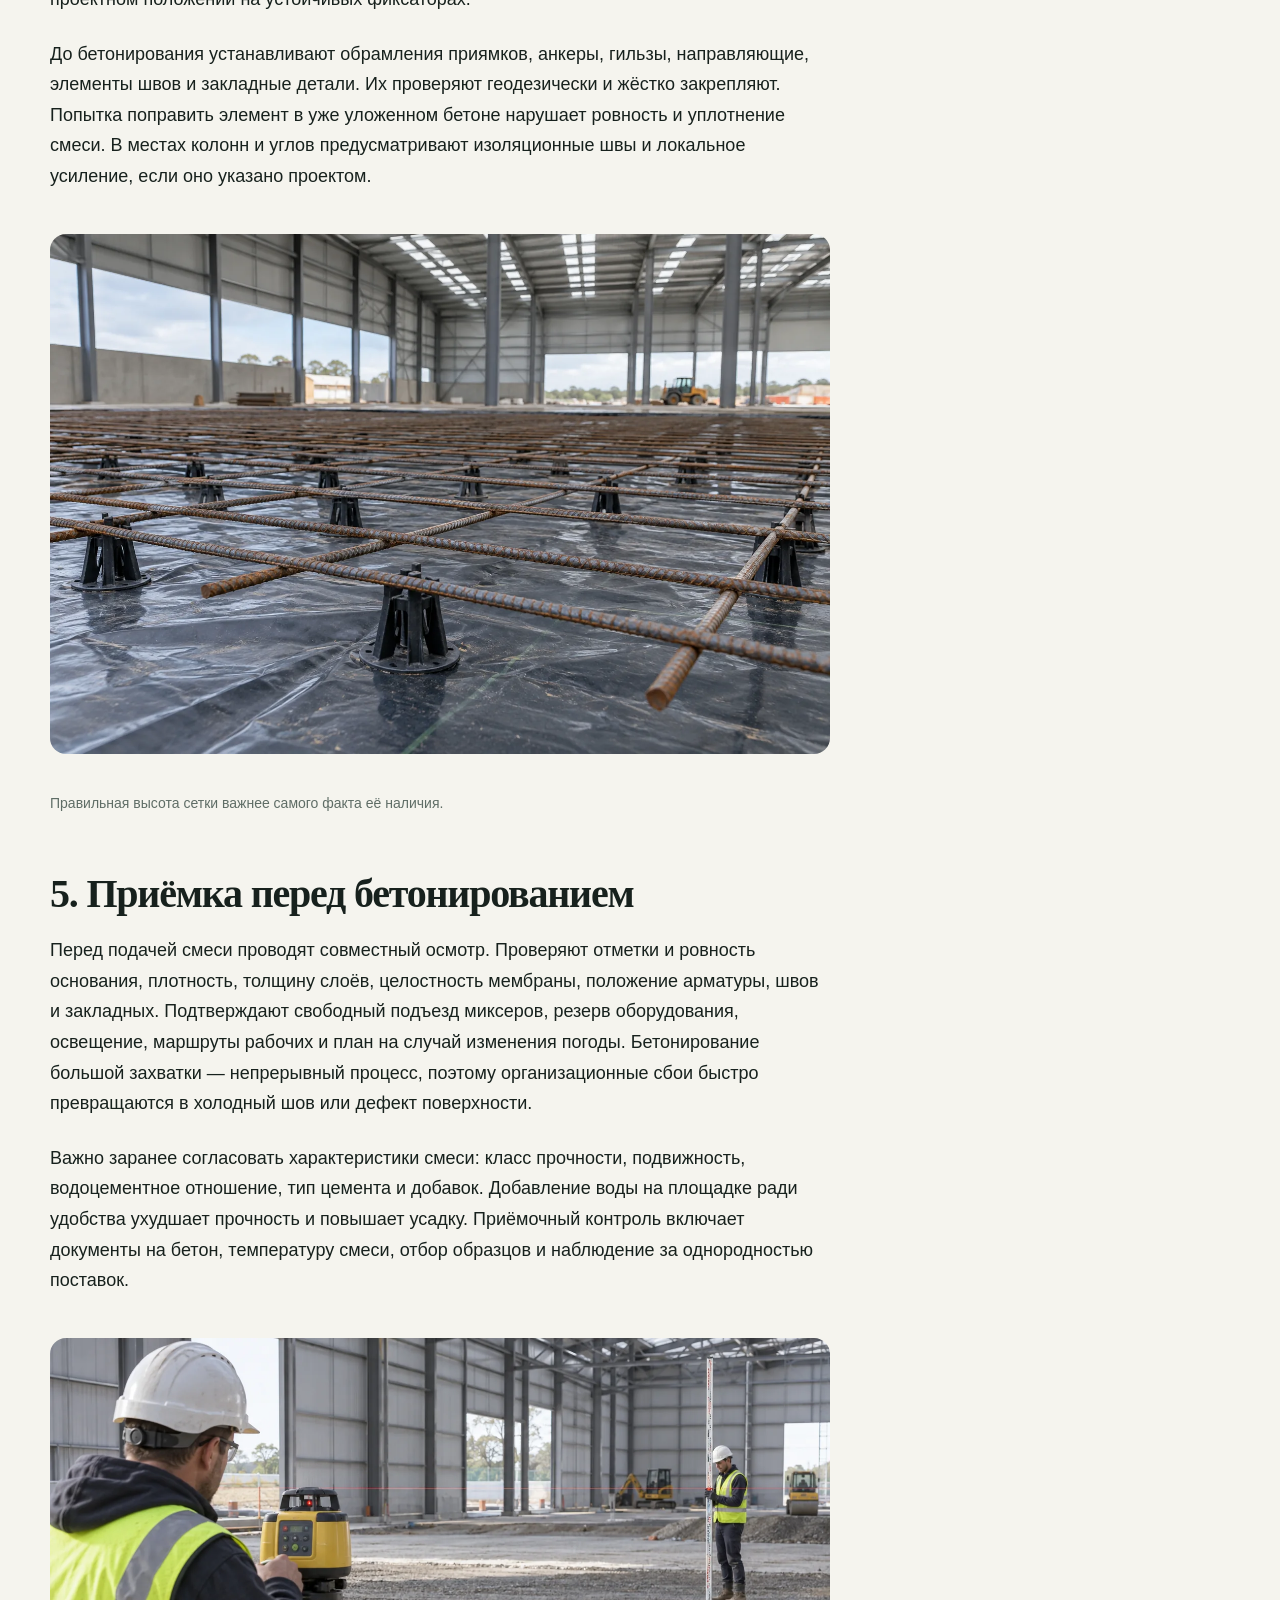
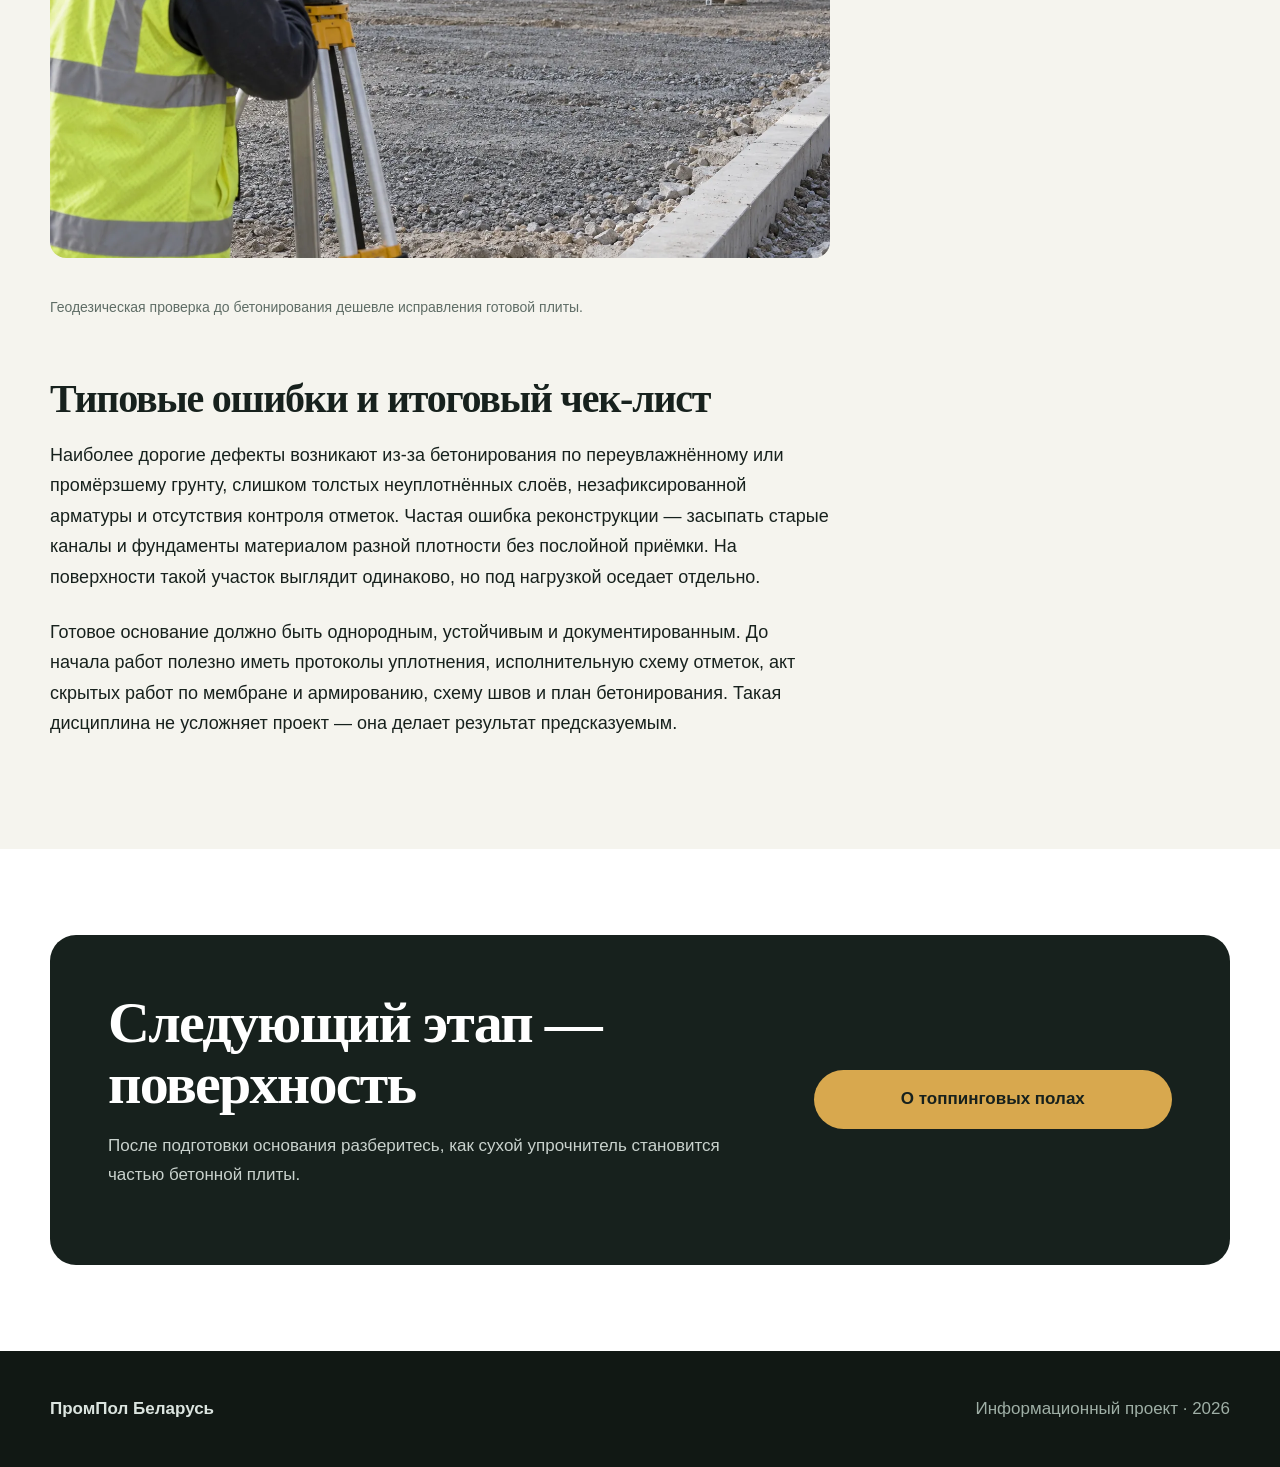
<file: podgotovka-osnovaniya.html>
<!doctype html><html lang="ru"><head><meta charset="utf-8"><meta name="viewport" content="width=device-width,initial-scale=1"><title>Подготовка основания под промышленный бетонный пол</title><meta name="description" content="Подробно о подготовке основания под промышленный бетонный пол: обследование грунта, уплотнение, щебень, гидроизоляция, армирование и контроль перед бетонированием."><link rel="canonical" href="https://prompolybelarus.com/podgotovka-osnovaniya"><link rel="icon" href="/assets/favicon.svg"><link rel="stylesheet" href="/assets/style.css"><link rel="stylesheet" href="/assets/mobile.css"><meta property="og:type" content="article"><meta property="og:title" content="Подготовка основания под промышленный бетонный пол"><meta property="og:image" content="https://prompolybelarus.com/assets/images/base-layers.webp"><script type="application/ld+json">{"@context":"https://schema.org","@type":"Article","headline":"Подготовка основания под промышленный бетонный пол","datePublished":"2026-09-16","dateModified":"2026-09-16","inLanguage":"ru-BY","author":{"@type":"Organization","name":"ПромПол Беларусь"},"publisher":{"@type":"Organization","name":"ПромПол Беларусь"},"mainEntityOfPage":"https://prompolybelarus.com/podgotovka-osnovaniya","image":"https://prompolybelarus.com/assets/images/base-layers.webp"}</script></head><body><header class="site-header"><div class="wrap header-inner"><a class="brand" href="/"><span class="brand-mark">ПБ</span><span>ПромПол Беларусь</span></a><nav class="nav"><a href="/">Главная</a><a href="/topingovye-poly">Топпинг</a><a href="/ekspluatatsiya-remont">Уход и ремонт</a></nav></div></header><main><div class="wrap"><div class="breadcrumbs"><a href="/">Главная</a> / Подготовка основания</div><section class="article-hero"><div class="eyebrow">Проектирование · 16 сентября 2026</div><h1>Подготовка основания под промышленный бетонный пол</h1><p class="article-deck">Ровная поверхность начинается не с затирочной машины, а с грунта под плитой. Разбираем последовательность работ, точки контроля и типовые ошибки, которые проявляются уже после запуска объекта.</p><div class="article-meta"><span>Около 9 минут чтения</span><span>Практический материал</span></div></section><img class="cover" src="/assets/images/base-layers.webp" width="1400" height="900" alt="Послойное устройство основания под промышленную бетонную плиту"></div>
<section class="section"><div class="wrap article-layout"><article class="article-body"><p>Промышленная бетонная плита распределяет нагрузки, но не способна компенсировать слабое или неоднородное основание. Если один участок опирается на плотный грунт, а соседний — на плохо уплотнённую засыпку, под действием стеллажей и погрузчиков возникают разные осадки. Плита теряет опору, прогибается, появляются трещины, уступы в швах и разрушение кромок. Поэтому подготовку основания рассматривают как самостоятельный инженерный этап, а не как набор земляных работ.</p><p>Для объекта в Беларуси дополнительно оценивают сезонное увлажнение, глубину промерзания, возможный подъём грунтовых вод и наличие старых насыпных слоёв. Решение для сухого песчаного участка нельзя автоматически переносить на переувлажнённый суглинок. Исходные данные получают из инженерно-геологических изысканий, а при реконструкции дополняют вскрытиями и испытаниями существующего пола.</p><h2 id="grunt">1. Обследование грунта и планирование отметок</h2><p>Работу начинают с определения состава и несущей способности грунта. Проектировщику важны модуль деформации, степень уплотнения, уровень грунтовых вод и изменчивость характеристик по площади. Слабые органические включения, строительный мусор, промёрзший грунт и локальные линзы глины удаляют. Если заменить слабый слой полностью невозможно, рассматривают стабилизацию, геосинтетические материалы или отдельное усиление — но только после расчёта.</p><p>Одновременно назначают отметки готового пола, низа плиты и подстилающих слоёв. Этот простой шаг координирует ворота, фундаменты, приямки, рампы и инженерные сети. Ошибка в отметке часто приводит к вынужденному уменьшению толщины щебня или самой плиты, что недопустимо. Поверхность земляного полотна формируют с учётом проектных уклонов и отвода случайной воды.</p><figure><img src="/assets/images/earth-compaction.webp" width="1200" height="760" alt="Послойное уплотнение грунта вибрационным катком" loading="lazy"><figcaption>Уплотнение выполняют послойно; толстую насыпь нельзя качественно уплотнить только сверху.</figcaption></figure><h2 id="sloi">2. Песок и щебень: устройство несущего слоя</h2><p>Подстилающий слой создаёт ровную, стабильную и дренирующую опору. Его состав выбирают по проекту: это может быть уплотнённый песок, песчано-гравийная смесь, щебень разных фракций или комбинация материалов. Каждый слой распределяют равномерно и уплотняют до заданной плотности. Фактическую толщину и степень уплотнения фиксируют до того, как участок будет закрыт следующим материалом.</p><p>Влажность имеет ключевое значение. Слишком сухой песок плохо уплотняется, переувлажнённый грунт начинает перемещаться под техникой. Работы во время дождя или по промёрзшему основанию требуют остановки и восстановления участка. Визуального осмотра недостаточно: применяют лабораторные методы контроля плотности, динамические испытания либо пробные проходы с согласованной методикой.</p><div class="note"><strong>Практический признак:</strong> колея и «волна» перед колесом техники показывают, что основание ещё не готово. Но отсутствие следов не заменяет измерений.</div><h2 id="izolyatsiya">3. Гидроизоляция и разделительные слои</h2><p>Плёнка под плитой выполняет разные функции в зависимости от проекта: ограничивает уход воды из бетонной смеси в основание, служит пароизоляцией или формирует скользящий разделительный слой. Нахлёсты проклеивают, повреждения ремонтируют, а примыкания к колоннам и фундаментам выполняют непрерывно. Небрежно уложенная мембрана со складками и проколами не выполняет проектную задачу.</p><p>При высоких требованиях к влажностному режиму одной тонкой плёнки недостаточно. Нужны решения по капиллярному отсечению, гидроизоляции и отводу воды на уровне здания. Особенно это важно, если в будущем планируется эпоксидное или полиуретановое покрытие: влага, идущая снизу, способна вызвать пузыри и отслоение.</p><figure><img src="/assets/images/waterproofing.webp" width="1200" height="760" alt="Гидроизоляционная мембрана под армированной бетонной плитой" loading="lazy"><figcaption>Мембрану защищают от повреждения фиксаторами арматуры и перемещением рабочих.</figcaption></figure><h2 id="armirovanie">4. Армирование, фиксаторы и закладные</h2><p>Армирование не отменяет усадку бетона, но контролирует раскрытие трещин и помогает плите работать под нагрузкой. Применяют сетки, стержневые каркасы, стальную или синтетическую фибру, а иногда комбинированную схему. Вид и количество армирования определяет расчёт. Сетку нельзя оставлять лежать на мембране: она должна находиться в проектном положении на устойчивых фиксаторах.</p><p>До бетонирования устанавливают обрамления приямков, анкеры, гильзы, направляющие, элементы швов и закладные детали. Их проверяют геодезически и жёстко закрепляют. Попытка поправить элемент в уже уложенном бетоне нарушает ровность и уплотнение смеси. В местах колонн и углов предусматривают изоляционные швы и локальное усиление, если оно указано проектом.</p><figure><img src="/assets/images/reinforcement.webp" width="1200" height="760" alt="Арматурная сетка на фиксаторах перед бетонированием пола" loading="lazy"><figcaption>Правильная высота сетки важнее самого факта её наличия.</figcaption></figure><h2 id="priemka">5. Приёмка перед бетонированием</h2><p>Перед подачей смеси проводят совместный осмотр. Проверяют отметки и ровность основания, плотность, толщину слоёв, целостность мембраны, положение арматуры, швов и закладных. Подтверждают свободный подъезд миксеров, резерв оборудования, освещение, маршруты рабочих и план на случай изменения погоды. Бетонирование большой захватки — непрерывный процесс, поэтому организационные сбои быстро превращаются в холодный шов или дефект поверхности.</p><p>Важно заранее согласовать характеристики смеси: класс прочности, подвижность, водоцементное отношение, тип цемента и добавок. Добавление воды на площадке ради удобства ухудшает прочность и повышает усадку. Приёмочный контроль включает документы на бетон, температуру смеси, отбор образцов и наблюдение за однородностью поставок.</p><figure><img src="/assets/images/laser-level.webp" width="1200" height="760" alt="Контроль отметок основания лазерным нивелиром" loading="lazy"><figcaption>Геодезическая проверка до бетонирования дешевле исправления готовой плиты.</figcaption></figure><h2 id="oshibki">Типовые ошибки и итоговый чек-лист</h2><p>Наиболее дорогие дефекты возникают из-за бетонирования по переувлажнённому или промёрзшему грунту, слишком толстых неуплотнённых слоёв, незафиксированной арматуры и отсутствия контроля отметок. Частая ошибка реконструкции — засыпать старые каналы и фундаменты материалом разной плотности без послойной приёмки. На поверхности такой участок выглядит одинаково, но под нагрузкой оседает отдельно.</p><p>Готовое основание должно быть однородным, устойчивым и документированным. До начала работ полезно иметь протоколы уплотнения, исполнительную схему отметок, акт скрытых работ по мембране и армированию, схему швов и план бетонирования. Такая дисциплина не усложняет проект — она делает результат предсказуемым.</p></article><aside class="article-aside"><strong>В статье</strong><a href="#grunt">Грунт и отметки</a><a href="#sloi">Песок и щебень</a><a href="#izolyatsiya">Гидроизоляция</a><a href="#armirovanie">Армирование</a><a href="#priemka">Приёмка</a><a href="#oshibki">Ошибки</a></aside></div></section><section class="section alt"><div class="wrap cta"><div><h2>Следующий этап — поверхность</h2><p>После подготовки основания разберитесь, как сухой упрочнитель становится частью бетонной плиты.</p></div><a class="button" href="/topingovye-poly">О топпинговых полах</a></div></section></main><footer class="site-footer"><div class="wrap footer-grid"><strong>ПромПол Беларусь</strong><p>Информационный проект · 2026</p></div></footer></body></html>
</file>
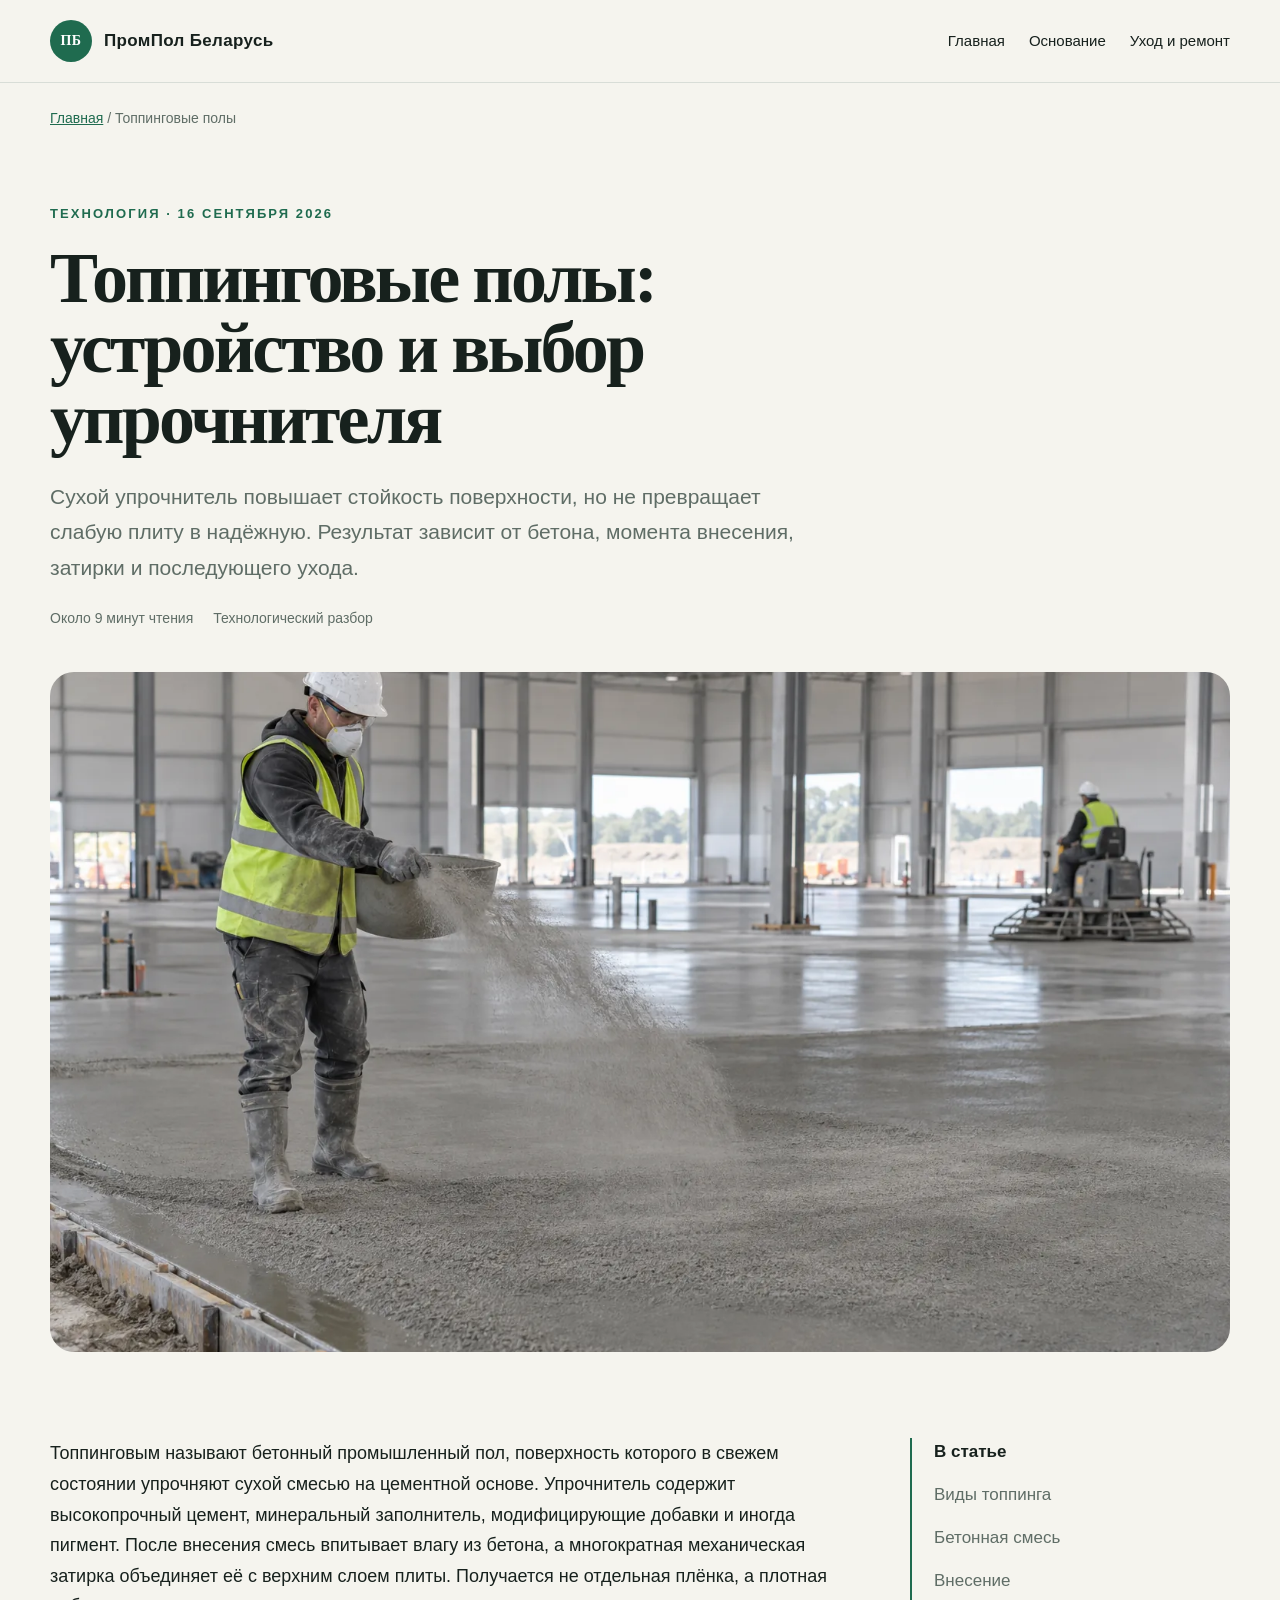
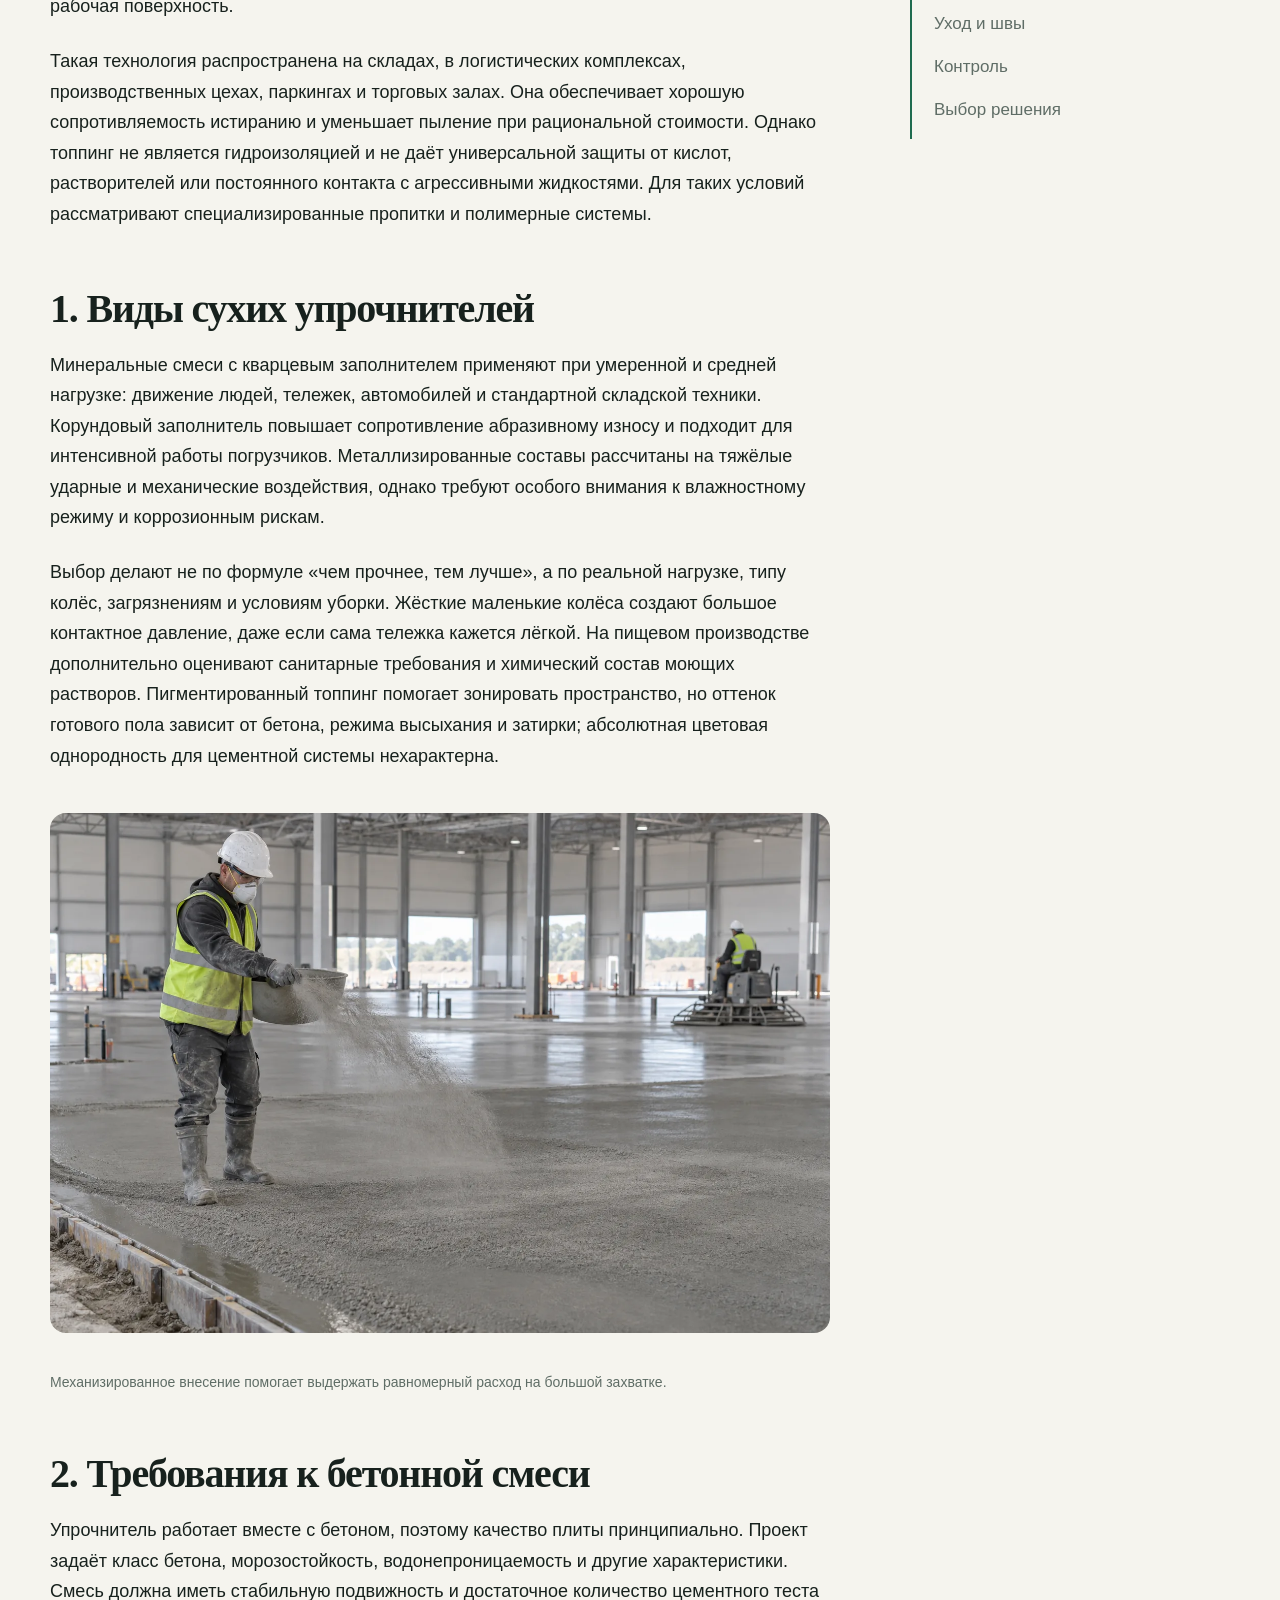
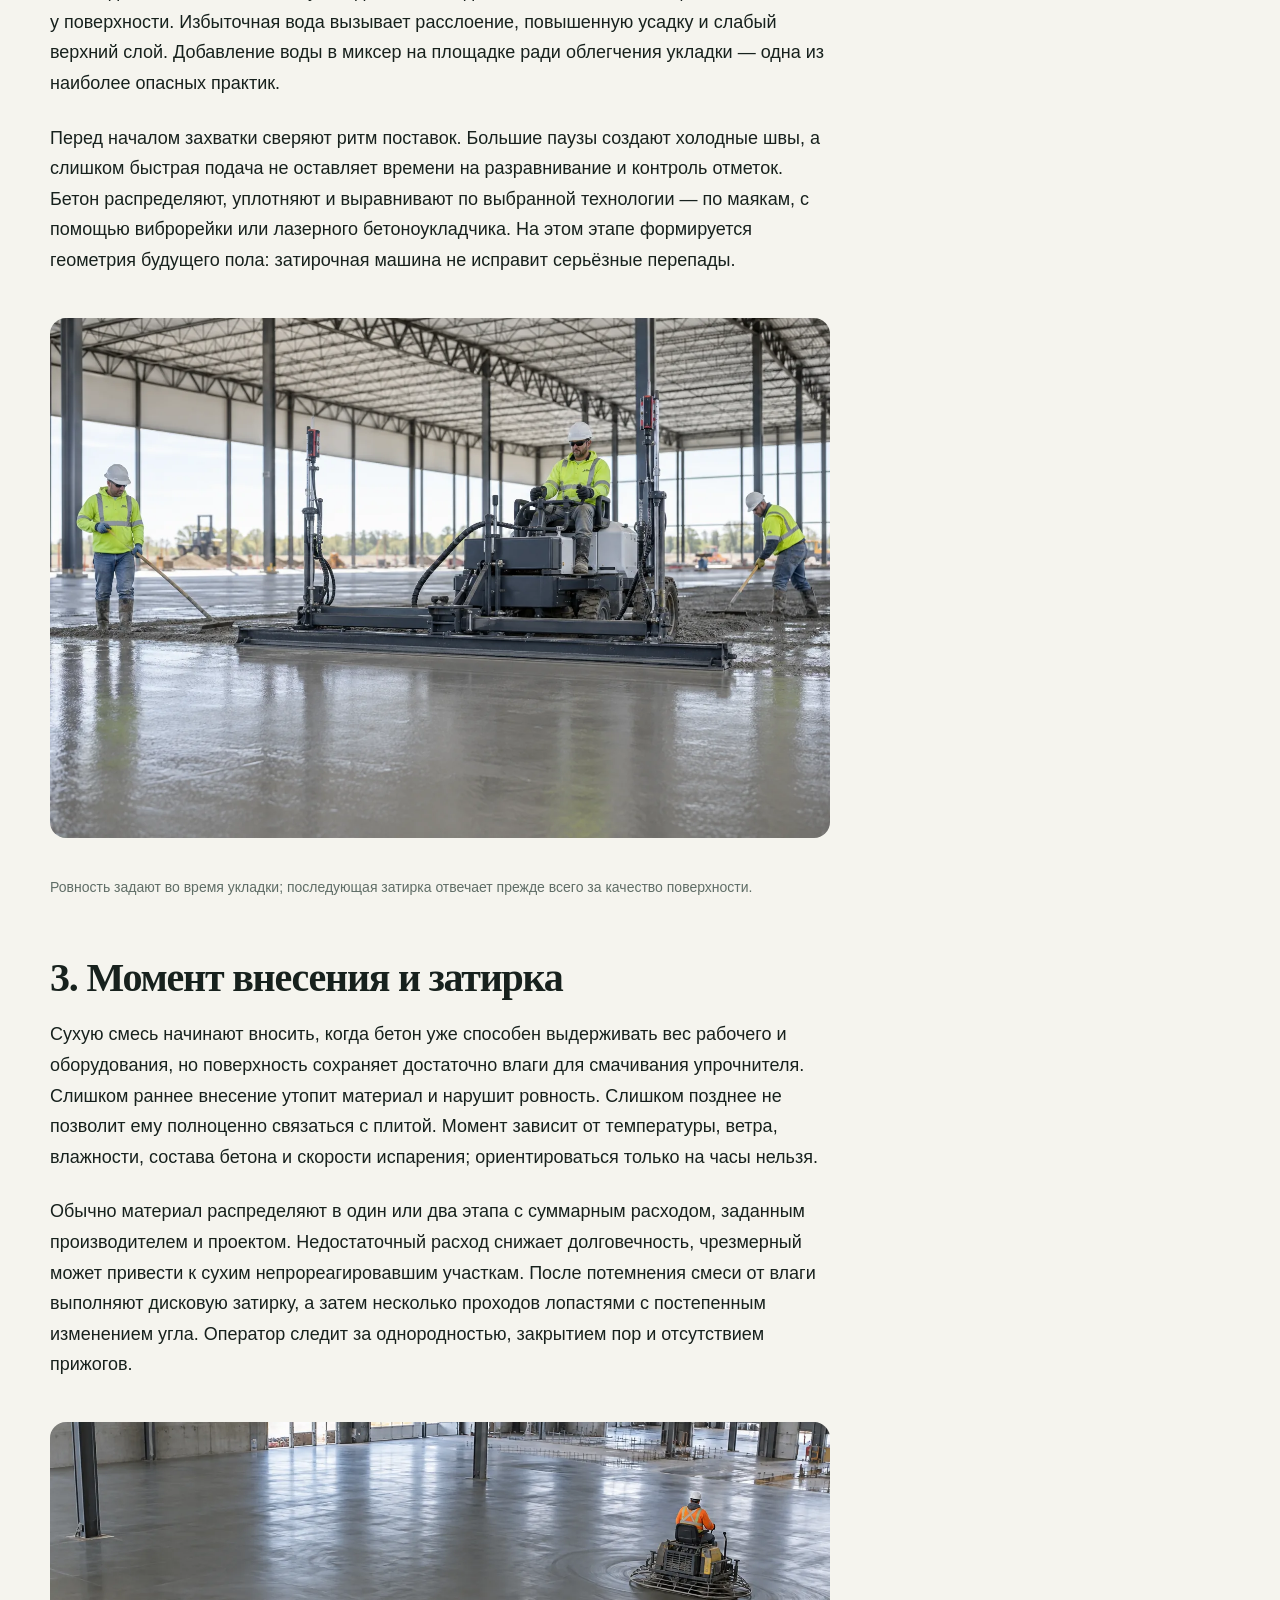
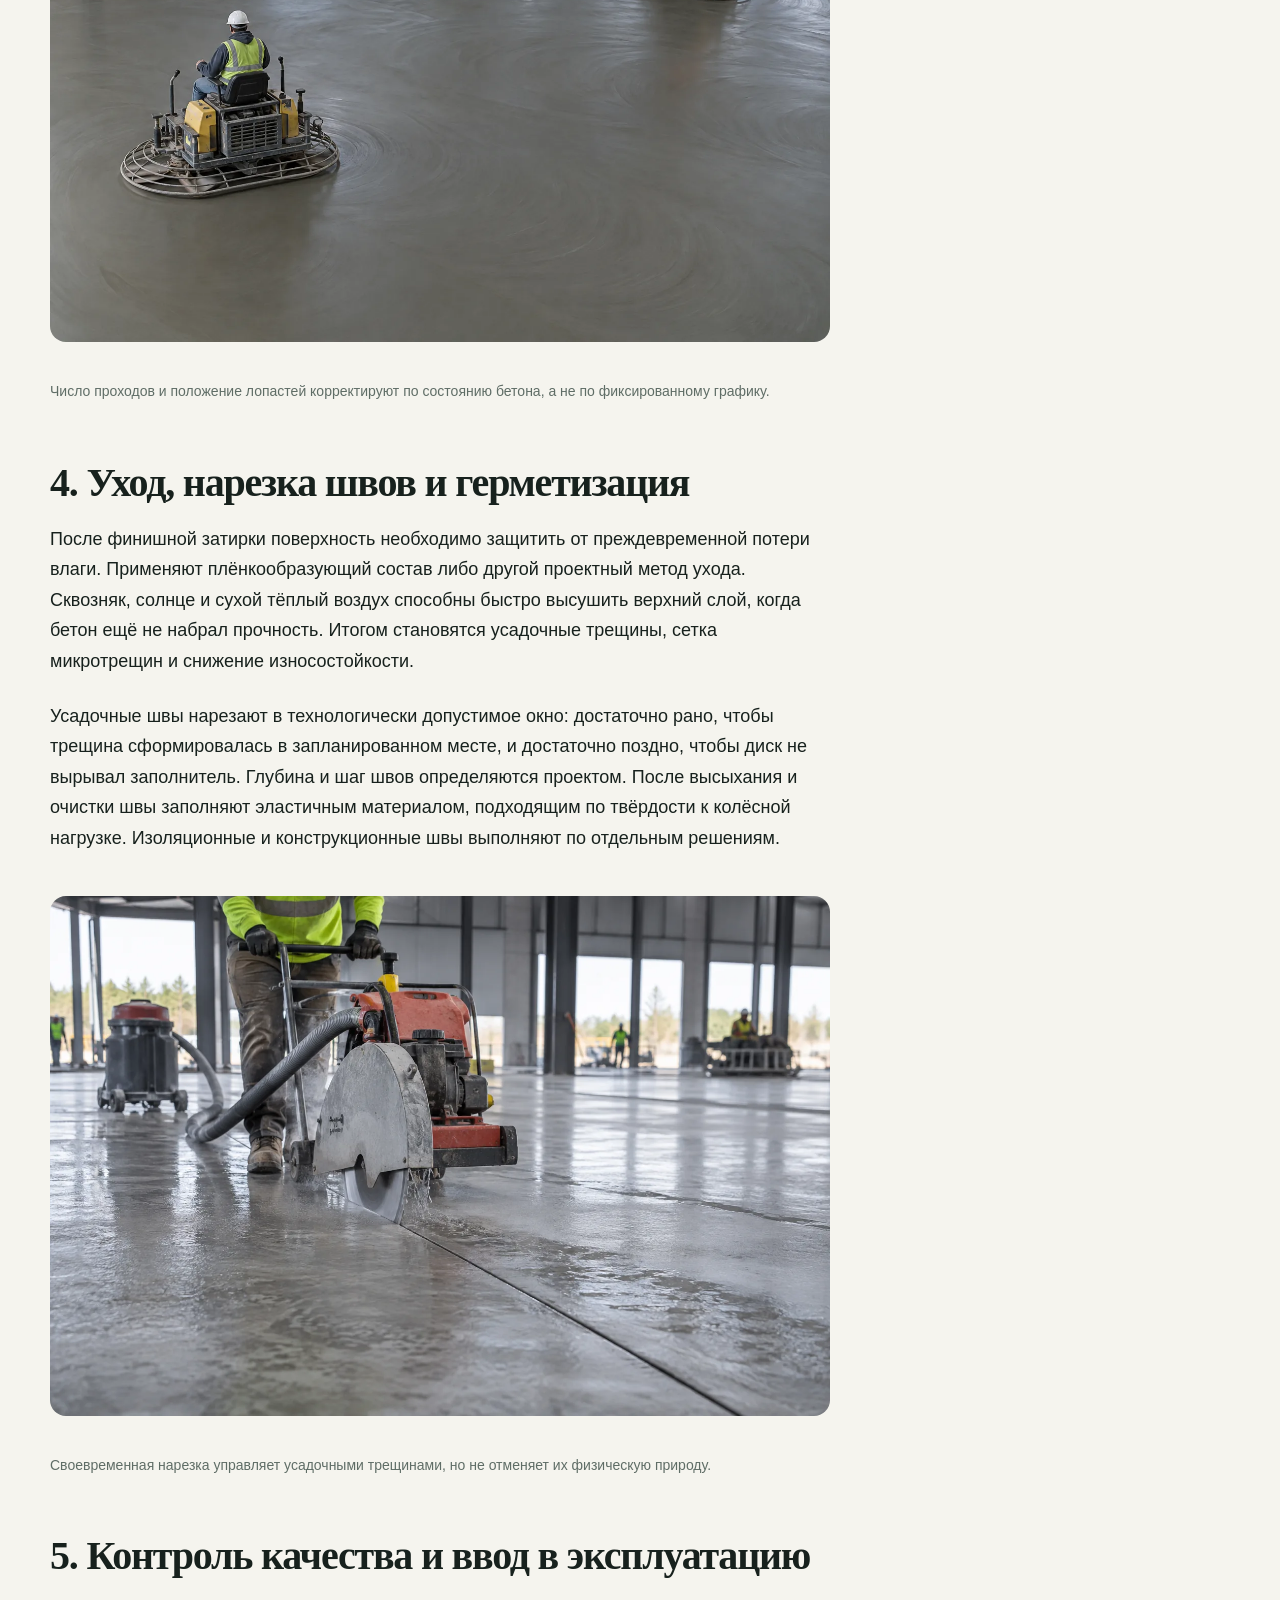
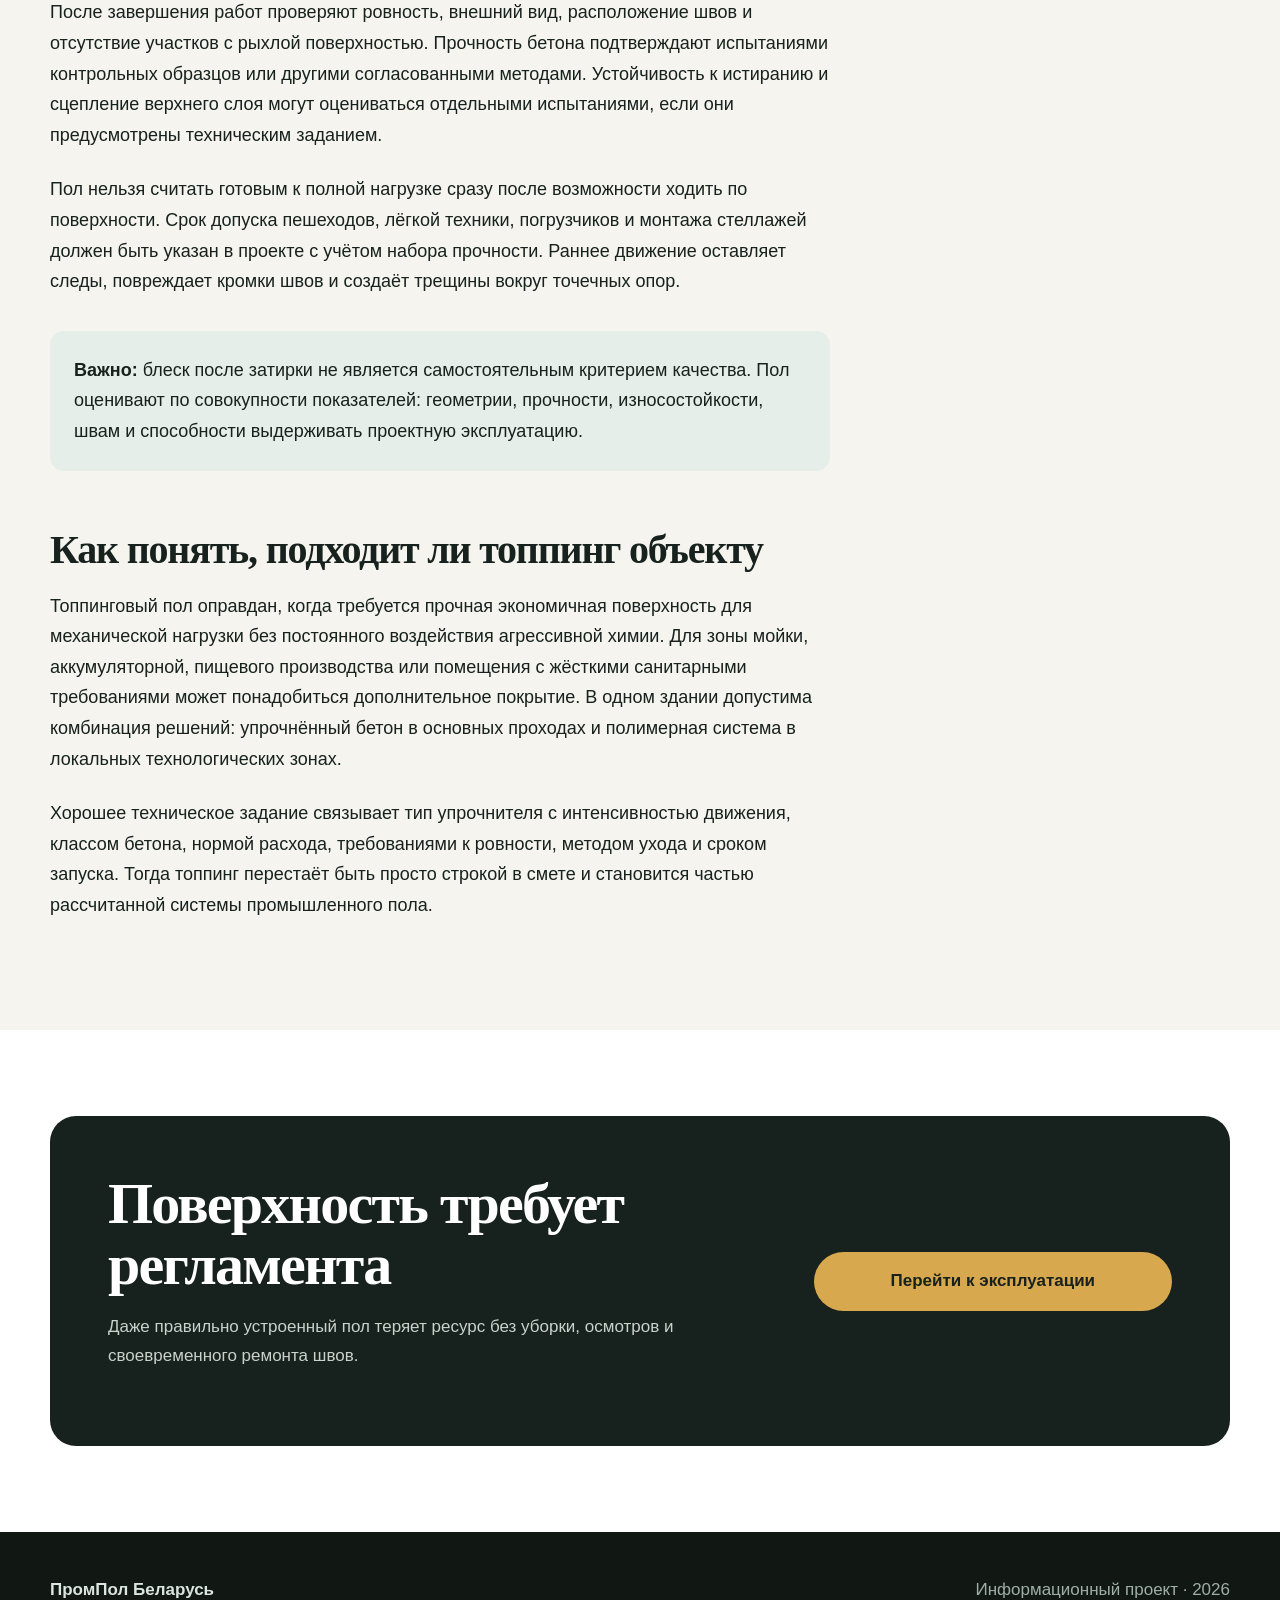
<file: topingovye-poly.html>
<!doctype html><html lang="ru"><head><meta charset="utf-8"><meta name="viewport" content="width=device-width,initial-scale=1"><title>Топпинговые промышленные полы: устройство и выбор состава</title><meta name="description" content="Как устраивают топпинговые бетонные полы: виды сухих упрочнителей, нормы расхода, внесение, затирка, уход, швы и контроль качества."><link rel="canonical" href="https://prompolybelarus.com/topingovye-poly"><link rel="icon" href="/assets/favicon.svg"><link rel="stylesheet" href="/assets/style.css"><link rel="stylesheet" href="/assets/mobile.css"><meta property="og:type" content="article"><meta property="og:title" content="Топпинговые промышленные полы: устройство и выбор состава"><meta property="og:image" content="https://prompolybelarus.com/assets/images/topping.webp"><script type="application/ld+json">{"@context":"https://schema.org","@type":"Article","headline":"Топпинговые промышленные полы: устройство и выбор состава","datePublished":"2026-09-16","dateModified":"2026-09-16","inLanguage":"ru-BY","author":{"@type":"Organization","name":"ПромПол Беларусь"},"mainEntityOfPage":"https://prompolybelarus.com/topingovye-poly","image":"https://prompolybelarus.com/assets/images/topping.webp"}</script></head><body><header class="site-header"><div class="wrap header-inner"><a class="brand" href="/"><span class="brand-mark">ПБ</span><span>ПромПол Беларусь</span></a><nav class="nav"><a href="/">Главная</a><a href="/podgotovka-osnovaniya">Основание</a><a href="/ekspluatatsiya-remont">Уход и ремонт</a></nav></div></header><main><div class="wrap"><div class="breadcrumbs"><a href="/">Главная</a> / Топпинговые полы</div><section class="article-hero"><div class="eyebrow">Технология · 16 сентября 2026</div><h1>Топпинговые полы: устройство и выбор упрочнителя</h1><p class="article-deck">Сухой упрочнитель повышает стойкость поверхности, но не превращает слабую плиту в надёжную. Результат зависит от бетона, момента внесения, затирки и последующего ухода.</p><div class="article-meta"><span>Около 9 минут чтения</span><span>Технологический разбор</span></div></section><img class="cover" src="/assets/images/topping.webp" width="1400" height="900" alt="Распределение сухого упрочнителя по свежей бетонной плите"></div><section class="section"><div class="wrap article-layout"><article class="article-body"><p>Топпинговым называют бетонный промышленный пол, поверхность которого в свежем состоянии упрочняют сухой смесью на цементной основе. Упрочнитель содержит высокопрочный цемент, минеральный заполнитель, модифицирующие добавки и иногда пигмент. После внесения смесь впитывает влагу из бетона, а многократная механическая затирка объединяет её с верхним слоем плиты. Получается не отдельная плёнка, а плотная рабочая поверхность.</p><p>Такая технология распространена на складах, в логистических комплексах, производственных цехах, паркингах и торговых залах. Она обеспечивает хорошую сопротивляемость истиранию и уменьшает пыление при рациональной стоимости. Однако топпинг не является гидроизоляцией и не даёт универсальной защиты от кислот, растворителей или постоянного контакта с агрессивными жидкостями. Для таких условий рассматривают специализированные пропитки и полимерные системы.</p><h2 id="vidy">1. Виды сухих упрочнителей</h2><p>Минеральные смеси с кварцевым заполнителем применяют при умеренной и средней нагрузке: движение людей, тележек, автомобилей и стандартной складской техники. Корундовый заполнитель повышает сопротивление абразивному износу и подходит для интенсивной работы погрузчиков. Металлизированные составы рассчитаны на тяжёлые ударные и механические воздействия, однако требуют особого внимания к влажностному режиму и коррозионным рискам.</p><p>Выбор делают не по формуле «чем прочнее, тем лучше», а по реальной нагрузке, типу колёс, загрязнениям и условиям уборки. Жёсткие маленькие колёса создают большое контактное давление, даже если сама тележка кажется лёгкой. На пищевом производстве дополнительно оценивают санитарные требования и химический состав моющих растворов. Пигментированный топпинг помогает зонировать пространство, но оттенок готового пола зависит от бетона, режима высыхания и затирки; абсолютная цветовая однородность для цементной системы нехарактерна.</p><figure><img src="/assets/images/topping-spread.webp" width="1200" height="760" alt="Равномерное механизированное распределение топпинга" loading="lazy"><figcaption>Механизированное внесение помогает выдержать равномерный расход на большой захватке.</figcaption></figure><h2 id="beton">2. Требования к бетонной смеси</h2><p>Упрочнитель работает вместе с бетоном, поэтому качество плиты принципиально. Проект задаёт класс бетона, морозостойкость, водонепроницаемость и другие характеристики. Смесь должна иметь стабильную подвижность и достаточное количество цементного теста у поверхности. Избыточная вода вызывает расслоение, повышенную усадку и слабый верхний слой. Добавление воды в миксер на площадке ради облегчения укладки — одна из наиболее опасных практик.</p><p>Перед началом захватки сверяют ритм поставок. Большие паузы создают холодные швы, а слишком быстрая подача не оставляет времени на разравнивание и контроль отметок. Бетон распределяют, уплотняют и выравнивают по выбранной технологии — по маякам, с помощью виброрейки или лазерного бетоноукладчика. На этом этапе формируется геометрия будущего пола: затирочная машина не исправит серьёзные перепады.</p><figure><img src="/assets/images/screeding.webp" width="1200" height="760" alt="Выравнивание свежего бетона лазерной рейкой" loading="lazy"><figcaption>Ровность задают во время укладки; последующая затирка отвечает прежде всего за качество поверхности.</figcaption></figure><h2 id="vnesenie">3. Момент внесения и затирка</h2><p>Сухую смесь начинают вносить, когда бетон уже способен выдерживать вес рабочего и оборудования, но поверхность сохраняет достаточно влаги для смачивания упрочнителя. Слишком раннее внесение утопит материал и нарушит ровность. Слишком позднее не позволит ему полноценно связаться с плитой. Момент зависит от температуры, ветра, влажности, состава бетона и скорости испарения; ориентироваться только на часы нельзя.</p><p>Обычно материал распределяют в один или два этапа с суммарным расходом, заданным производителем и проектом. Недостаточный расход снижает долговечность, чрезмерный может привести к сухим непрореагировавшим участкам. После потемнения смеси от влаги выполняют дисковую затирку, а затем несколько проходов лопастями с постепенным изменением угла. Оператор следит за однородностью, закрытием пор и отсутствием прижогов.</p><figure><img src="/assets/images/power-trowel.webp" width="1200" height="760" alt="Финишная затирка промышленного пола двухроторной машиной" loading="lazy"><figcaption>Число проходов и положение лопастей корректируют по состоянию бетона, а не по фиксированному графику.</figcaption></figure><h2 id="uhod">4. Уход, нарезка швов и герметизация</h2><p>После финишной затирки поверхность необходимо защитить от преждевременной потери влаги. Применяют плёнкообразующий состав либо другой проектный метод ухода. Сквозняк, солнце и сухой тёплый воздух способны быстро высушить верхний слой, когда бетон ещё не набрал прочность. Итогом становятся усадочные трещины, сетка микротрещин и снижение износостойкости.</p><p>Усадочные швы нарезают в технологически допустимое окно: достаточно рано, чтобы трещина сформировалась в запланированном месте, и достаточно поздно, чтобы диск не вырывал заполнитель. Глубина и шаг швов определяются проектом. После высыхания и очистки швы заполняют эластичным материалом, подходящим по твёрдости к колёсной нагрузке. Изоляционные и конструкционные швы выполняют по отдельным решениям.</p><figure><img src="/assets/images/joint-cutting.webp" width="1200" height="760" alt="Нарезка усадочных швов в свежем промышленном полу" loading="lazy"><figcaption>Своевременная нарезка управляет усадочными трещинами, но не отменяет их физическую природу.</figcaption></figure><h2 id="kontrol">5. Контроль качества и ввод в эксплуатацию</h2><p>После завершения работ проверяют ровность, внешний вид, расположение швов и отсутствие участков с рыхлой поверхностью. Прочность бетона подтверждают испытаниями контрольных образцов или другими согласованными методами. Устойчивость к истиранию и сцепление верхнего слоя могут оцениваться отдельными испытаниями, если они предусмотрены техническим заданием.</p><p>Пол нельзя считать готовым к полной нагрузке сразу после возможности ходить по поверхности. Срок допуска пешеходов, лёгкой техники, погрузчиков и монтажа стеллажей должен быть указан в проекте с учётом набора прочности. Раннее движение оставляет следы, повреждает кромки швов и создаёт трещины вокруг точечных опор.</p><div class="note"><strong>Важно:</strong> блеск после затирки не является самостоятельным критерием качества. Пол оценивают по совокупности показателей: геометрии, прочности, износостойкости, швам и способности выдерживать проектную эксплуатацию.</div><h2 id="vybor">Как понять, подходит ли топпинг объекту</h2><p>Топпинговый пол оправдан, когда требуется прочная экономичная поверхность для механической нагрузки без постоянного воздействия агрессивной химии. Для зоны мойки, аккумуляторной, пищевого производства или помещения с жёсткими санитарными требованиями может понадобиться дополнительное покрытие. В одном здании допустима комбинация решений: упрочнённый бетон в основных проходах и полимерная система в локальных технологических зонах.</p><p>Хорошее техническое задание связывает тип упрочнителя с интенсивностью движения, классом бетона, нормой расхода, требованиями к ровности, методом ухода и сроком запуска. Тогда топпинг перестаёт быть просто строкой в смете и становится частью рассчитанной системы промышленного пола.</p></article><aside class="article-aside"><strong>В статье</strong><a href="#vidy">Виды топпинга</a><a href="#beton">Бетонная смесь</a><a href="#vnesenie">Внесение</a><a href="#uhod">Уход и швы</a><a href="#kontrol">Контроль</a><a href="#vybor">Выбор решения</a></aside></div></section><section class="section alt"><div class="wrap cta"><div><h2>Поверхность требует регламента</h2><p>Даже правильно устроенный пол теряет ресурс без уборки, осмотров и своевременного ремонта швов.</p></div><a class="button" href="/ekspluatatsiya-remont">Перейти к эксплуатации</a></div></section></main><footer class="site-footer"><div class="wrap footer-grid"><strong>ПромПол Беларусь</strong><p>Информационный проект · 2026</p></div></footer></body></html>
</file>
<file: assets/style.css>
:root{--ink:#17211d;--muted:#5f6d66;--paper:#f5f4ee;--white:#fff;--accent:#1f6b4f;--accent2:#d8a84e;--line:#d8ddd7;--soft:#e6eee9;--max:1180px}*{box-sizing:border-box}html{scroll-behavior:smooth}body{margin:0;background:var(--paper);color:var(--ink);font:17px/1.7 Inter,Arial,sans-serif}img{max-width:100%;display:block}a{color:inherit}.wrap{width:min(var(--max),calc(100% - 40px));margin:auto}.site-header{position:sticky;top:0;z-index:20;background:rgba(245,244,238,.94);backdrop-filter:blur(10px);border-bottom:1px solid var(--line)}.header-inner{min-height:82px;display:flex;align-items:center;justify-content:space-between;gap:24px}.brand{display:flex;align-items:center;gap:12px;text-decoration:none;font-weight:800;letter-spacing:.02em}.brand-mark{display:grid;place-items:center;width:42px;height:42px;border-radius:50%;background:var(--accent);color:white;font:700 14px/1 Georgia,serif}.nav{display:flex;flex-wrap:wrap;gap:24px;font-size:15px}.nav a{text-decoration:none}.nav a:hover{color:var(--accent)}.hero{padding:92px 0 52px}.eyebrow{text-transform:uppercase;letter-spacing:.16em;color:var(--accent);font-size:13px;font-weight:800}.hero-grid{display:grid;grid-template-columns:1.05fr .95fr;gap:58px;align-items:center}.hero h1,.article-hero h1{font:700 clamp(44px,7vw,82px)/.98 Georgia,serif;letter-spacing:-.04em;margin:18px 0 24px}.hero p{font-size:20px;max-width:660px;color:var(--muted)}.hero-media{position:relative}.hero-media img{width:100%;aspect-ratio:4/5;object-fit:cover;border-radius:160px 160px 18px 18px}.hero-note{position:absolute;left:-34px;bottom:38px;background:var(--white);padding:20px 24px;border-radius:14px;box-shadow:0 18px 60px #17211d1c;max-width:240px}.stats{display:grid;grid-template-columns:repeat(3,1fr);border-top:1px solid var(--line);border-bottom:1px solid var(--line);margin-top:54px}.stat{padding:28px}.stat+ .stat{border-left:1px solid var(--line)}.stat strong{display:block;font:700 32px Georgia,serif}.stat span{color:var(--muted);font-size:14px}.section{padding:86px 0}.section.alt{background:var(--white)}.section-head{display:grid;grid-template-columns:.7fr 1.3fr;gap:60px;margin-bottom:42px}.section h2,.article-body h2{font:700 clamp(34px,5vw,58px)/1.05 Georgia,serif;letter-spacing:-.03em;margin:0}.lead{font-size:20px;color:var(--muted);margin:0}.grid-3{display:grid;grid-template-columns:repeat(3,1fr);gap:24px}.card{background:var(--white);border:1px solid var(--line);border-radius:18px;overflow:hidden}.alt .card{background:var(--paper)}.card img{width:100%;aspect-ratio:16/11;object-fit:cover}.card-body{padding:26px}.card h3{font:700 26px/1.15 Georgia,serif;margin:0 0 12px}.card p{color:var(--muted);margin:0 0 18px}.card a{font-weight:800;color:var(--accent);text-decoration:none}.split{display:grid;grid-template-columns:1fr 1fr;gap:60px;align-items:center}.split img{border-radius:18px;min-height:440px;width:100%;object-fit:cover}.checklist{padding:0;list-style:none}.checklist li{padding:14px 0 14px 34px;border-bottom:1px solid var(--line);position:relative}.checklist li:before{content:'✓';position:absolute;left:0;color:var(--accent);font-weight:900}.table-wrap{overflow:auto;border:1px solid var(--line);border-radius:16px;background:var(--white)}table{width:100%;border-collapse:collapse;min-width:720px}th,td{text-align:left;padding:18px 20px;border-bottom:1px solid var(--line)}th{background:var(--accent);color:white}tr:last-child td{border:0}.gallery{display:grid;grid-template-columns:1.35fr .65fr .65fr;grid-template-rows:260px 260px;gap:16px}.gallery img{width:100%;height:100%;object-fit:cover;border-radius:14px}.gallery img:first-child{grid-row:1/3}.gallery img:nth-child(4){grid-column:2/4}.cta{background:var(--ink);color:white;border-radius:26px;padding:58px;display:grid;grid-template-columns:1.3fr .7fr;gap:40px;align-items:center}.cta h2{color:white}.cta p{color:#c9d2cd}.button{display:inline-flex;justify-content:center;padding:15px 24px;background:var(--accent2);color:var(--ink);border-radius:999px;font-weight:900;text-decoration:none}.site-footer{padding:44px 0;background:#111814;color:#dbe4df}.footer-grid{display:flex;justify-content:space-between;gap:30px;flex-wrap:wrap}.footer-grid p{margin:0;color:#9fafA6}.article-hero{padding:72px 0 42px}.article-hero h1{font-size:clamp(42px,6vw,72px);max-width:950px}.article-deck{max-width:780px;color:var(--muted);font-size:21px}.article-meta{display:flex;gap:20px;color:var(--muted);font-size:14px}.cover{width:100%;height:min(65vw,680px);object-fit:cover;border-radius:24px}.article-layout{display:grid;grid-template-columns:minmax(0,780px) 260px;gap:80px;align-items:start}.article-body{font-size:18px}.article-body h2{font-size:40px;margin:58px 0 20px}.article-body h3{font:700 27px Georgia,serif;margin-top:36px}.article-body p{margin:0 0 24px}.article-body img{width:100%;max-height:520px;object-fit:cover;border-radius:16px;margin:38px 0}.article-body figure{margin:42px 0}.article-body figcaption{font-size:14px;color:var(--muted);margin-top:10px}.article-aside{position:sticky;top:110px;border-left:2px solid var(--accent);padding-left:22px}.article-aside a{display:block;text-decoration:none;margin:14px 0;color:var(--muted)}.note{background:var(--soft);border-radius:14px;padding:24px;margin:34px 0}.breadcrumbs{font-size:14px;color:var(--muted);margin-top:24px}.breadcrumbs a{color:var(--accent)}@media(max-width:900px){.hero-grid,.section-head,.split,.cta,.article-layout{grid-template-columns:1fr}.hero{padding-top:54px}.hero-media img{aspect-ratio:4/3;border-radius:20px}.hero-note{left:18px}.grid-3{grid-template-columns:1fr}.gallery{grid-template-columns:1fr 1fr;grid-template-rows:230px 230px 230px}.gallery img:first-child{grid-row:auto}.gallery img:nth-child(4){grid-column:1/3}.article-aside{display:none}.nav{display:none}.stats{grid-template-columns:1fr}.stat+.stat{border-left:0;border-top:1px solid var(--line)}}@media(max-width:560px){body{font-size:16px}.wrap{width:min(100% - 24px,var(--max))}.hero h1{font-size:45px}.section{padding:60px 0}.gallery{display:block}.gallery img{margin-bottom:12px;height:230px}.cta{padding:34px 24px}.site-header{position:relative}}
</file>
<file: assets/mobile.css>
@media(max-width:560px){.hero h1,.article-hero h1{font-size:39px;overflow-wrap:anywhere}}
</file>
